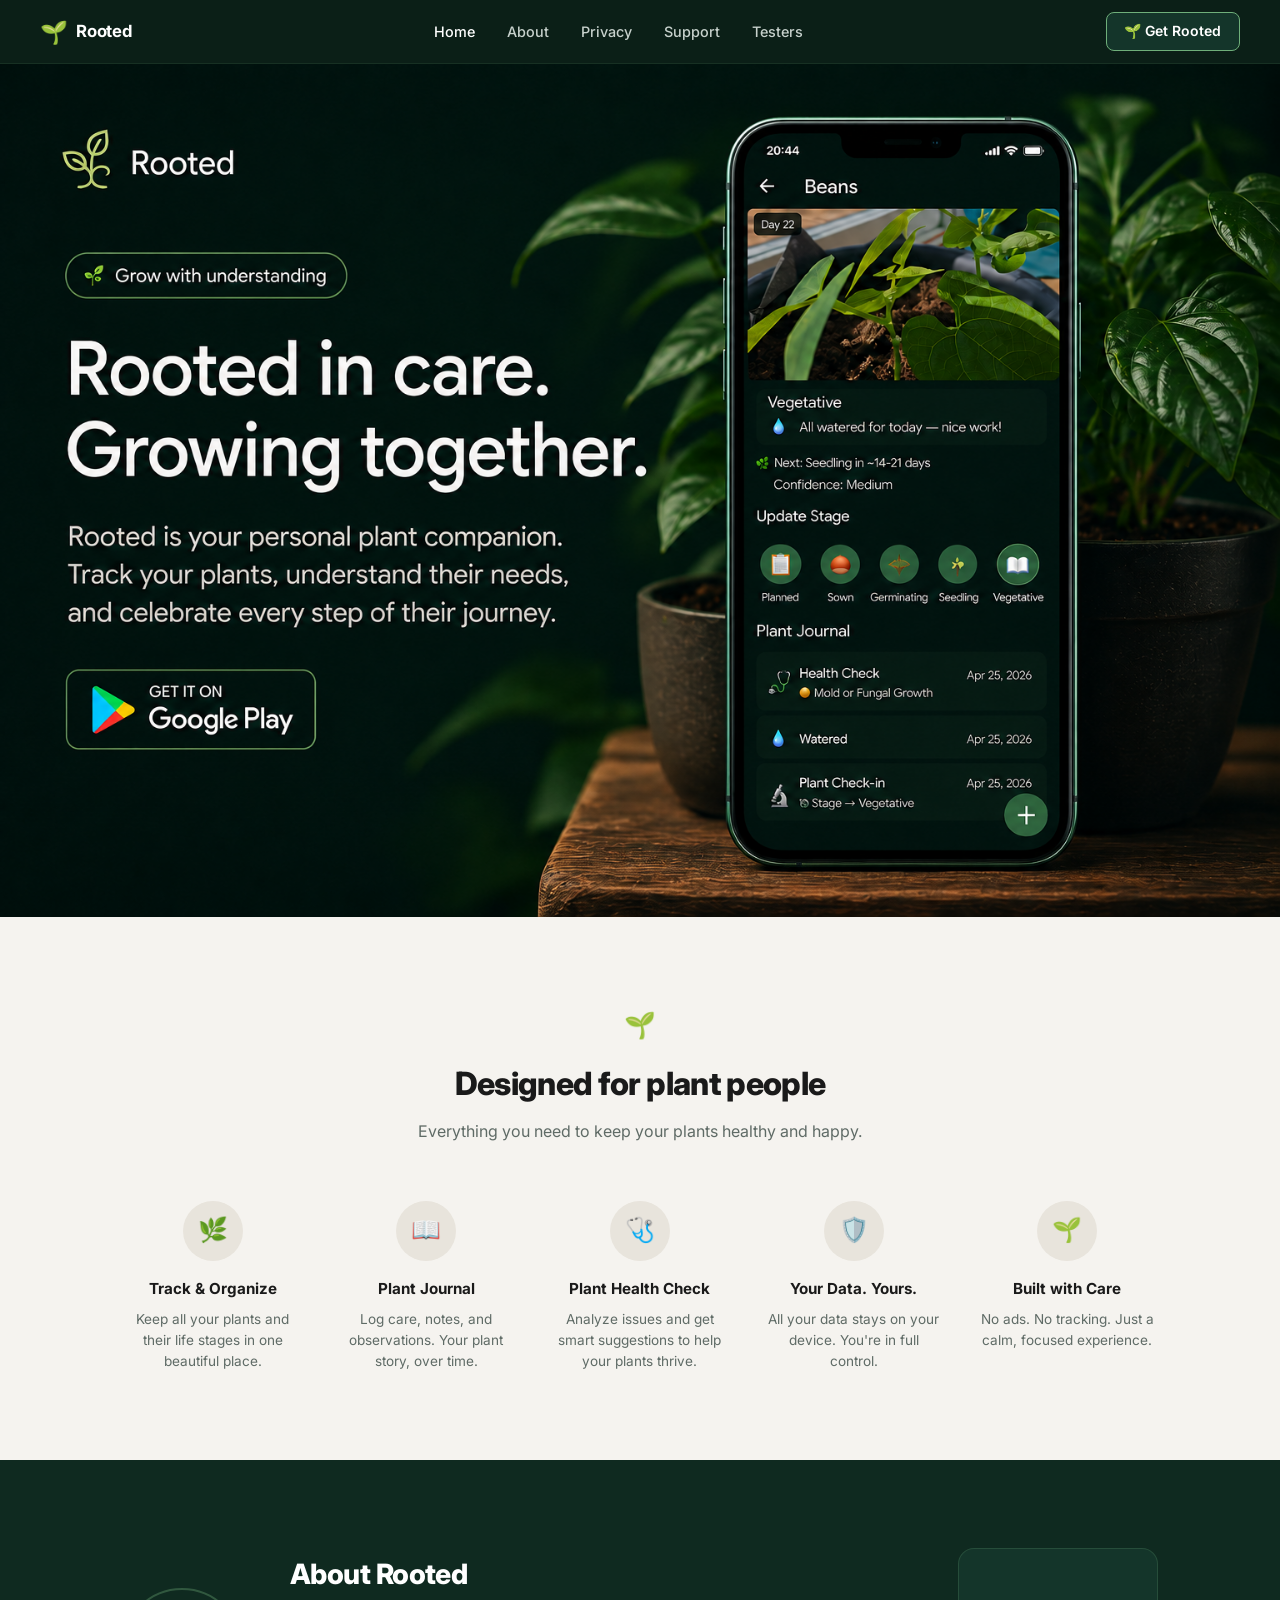
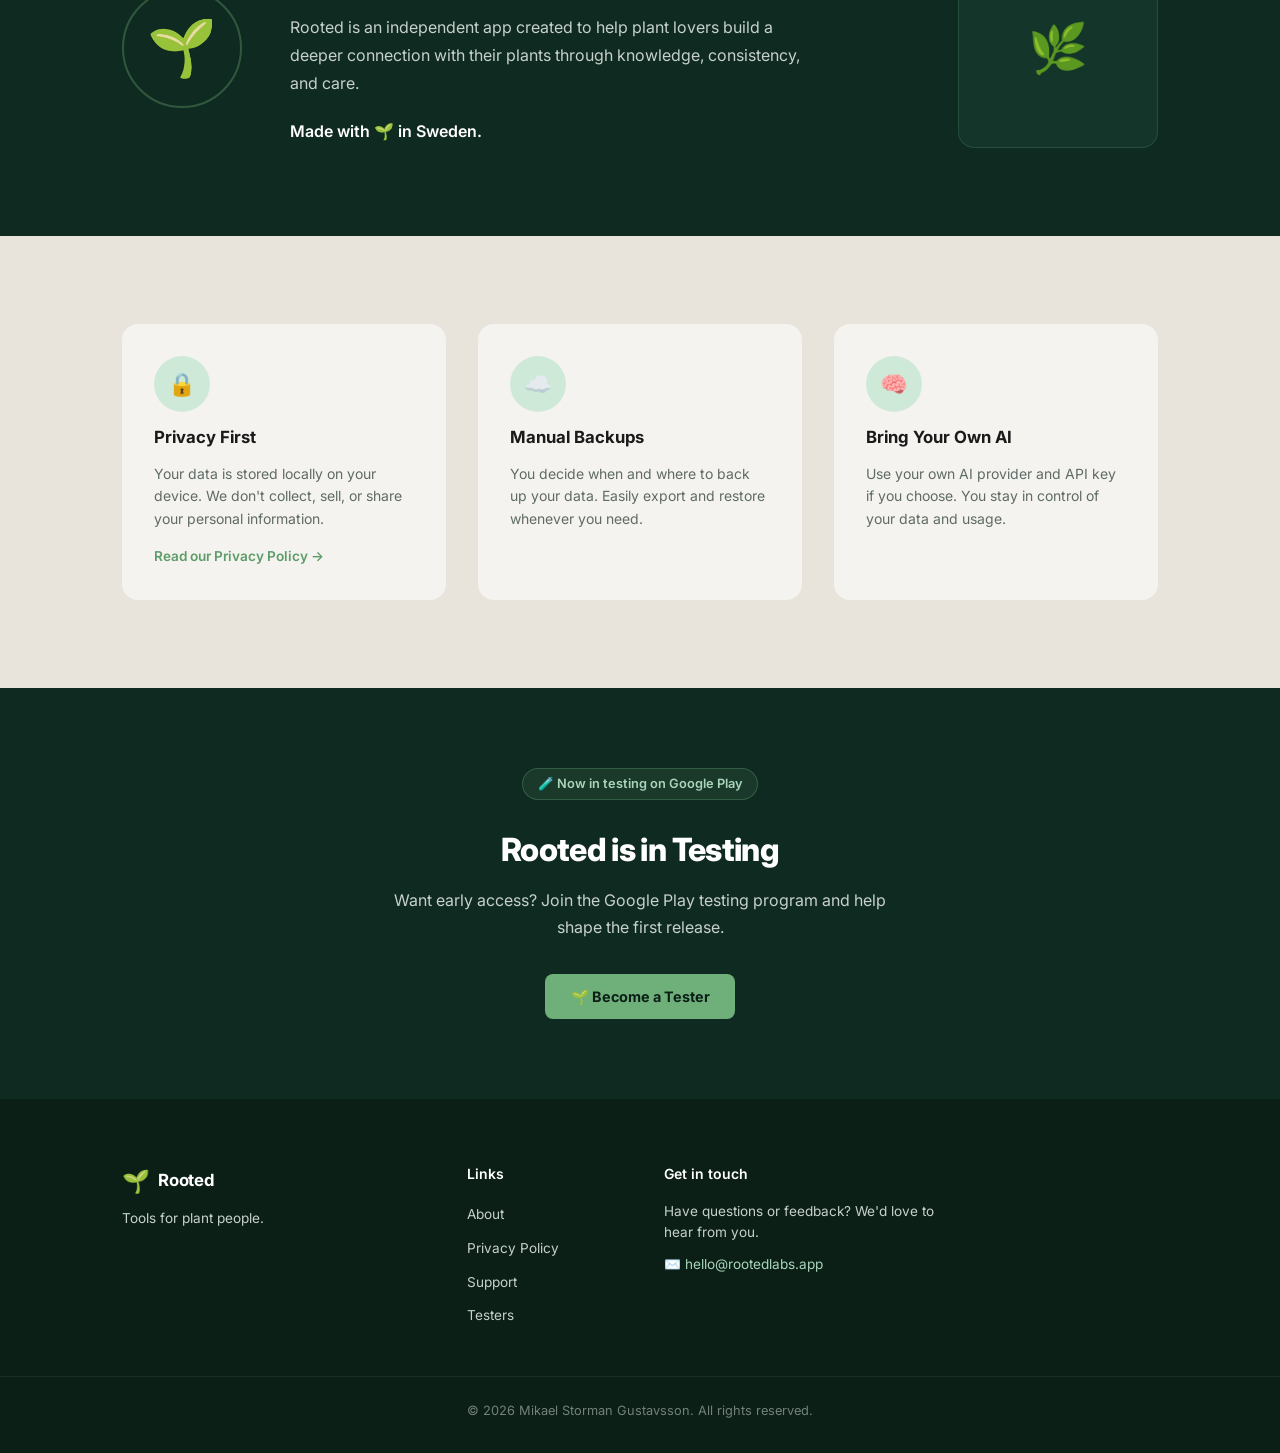
<file: docs/index.html>
<!DOCTYPE html>
<html lang="en">
<head>
  <meta charset="UTF-8">
  <meta name="viewport" content="width=device-width, initial-scale=1.0">
  <meta name="description" content="Rooted is your personal plant companion. Track your plants, understand their needs, and celebrate every step of their journey.">
  <meta property="og:title" content="Rooted — Your personal plant companion">
  <meta property="og:description" content="Track your plants, understand their needs, and celebrate every step of their journey.">
  <meta property="og:image" content="assets/Hero.png">
  <title>Rooted — Your personal plant companion</title>
  <link rel="preconnect" href="https://fonts.googleapis.com">
  <link rel="preconnect" href="https://fonts.gstatic.com" crossorigin>
  <link href="https://fonts.googleapis.com/css2?family=Inter:ital,wght@0,400;0,500;0,600;0,700;0,800&display=swap" rel="stylesheet">
  <link rel="stylesheet" href="assets/style.css">
</head>
<body>

  <!-- NAV -->
  <header class="site-nav">
    <a href="index.html" class="nav-logo">
      <span class="logo-icon">🌱</span>
      Rooted
    </a>
    <nav aria-label="Main navigation">
      <ul class="nav-links">
        <li><a href="index.html" class="active">Home</a></li>
        <li><a href="about.html">About</a></li>
        <li><a href="privacy.html">Privacy</a></li>
        <li><a href="support.html">Support</a></li>
        <li><a href="testers.html">Testers</a></li>
      </ul>
    </nav>
    <a href="testers.html" class="btn-get-rooted">🌱 Get Rooted</a>
  </header>

  <!-- HERO -->
  <section class="hero">
    <img src="assets/Hero.png" alt="Rooted app — Rooted in care. Growing together. Track your plants with AI-powered insights.">
  </section>

  <!-- FEATURES -->
  <section class="features">
    <div class="section-inner">
      <div class="features-eyebrow">🌱</div>
      <h2>Designed for plant people</h2>
      <p class="section-subtitle">Everything you need to keep your plants healthy and happy.</p>
      <div class="features-grid">
        <div class="feature-card">
          <div class="feature-icon">🌿</div>
          <h3>Track &amp; Organize</h3>
          <p>Keep all your plants and their life stages in one beautiful place.</p>
        </div>
        <div class="feature-card">
          <div class="feature-icon">📖</div>
          <h3>Plant Journal</h3>
          <p>Log care, notes, and observations. Your plant story, over time.</p>
        </div>
        <div class="feature-card">
          <div class="feature-icon">🩺</div>
          <h3>Plant Health Check</h3>
          <p>Analyze issues and get smart suggestions to help your plants thrive.</p>
        </div>
        <div class="feature-card">
          <div class="feature-icon">🛡️</div>
          <h3>Your Data. Yours.</h3>
          <p>All your data stays on your device. You're in full control.</p>
        </div>
        <div class="feature-card">
          <div class="feature-icon">🌱</div>
          <h3>Built with Care</h3>
          <p>No ads. No tracking. Just a calm, focused experience.</p>
        </div>
      </div>
    </div>
  </section>

  <!-- ABOUT -->
  <section class="about">
    <div class="section-inner">
      <div class="about-inner">
        <div class="about-logo-circle">🌱</div>
        <div class="about-text">
          <h2>About Rooted</h2>
          <p>Rooted is an independent app created to help plant lovers build a deeper connection with their plants through knowledge, consistency, and care.</p>
          <p class="made-with">Made with 🌱 in Sweden.</p>
        </div>
        <div class="about-image">🌿</div>
      </div>
    </div>
  </section>

  <!-- PRIVACY PILLARS -->
  <section class="pillars">
    <div class="section-inner">
      <div class="pillars-grid">
        <div class="pillar-card">
          <div class="pillar-icon">🔒</div>
          <h3>Privacy First</h3>
          <p>Your data is stored locally on your device. We don't collect, sell, or share your personal information.</p>
          <a href="privacy.html" class="pillar-link">Read our Privacy Policy →</a>
        </div>
        <div class="pillar-card">
          <div class="pillar-icon">☁️</div>
          <h3>Manual Backups</h3>
          <p>You decide when and where to back up your data. Easily export and restore whenever you need.</p>
        </div>
        <div class="pillar-card">
          <div class="pillar-icon">🧠</div>
          <h3>Bring Your Own AI</h3>
          <p>Use your own AI provider and API key if you choose. You stay in control of your data and usage.</p>
        </div>
      </div>
    </div>
  </section>

  <!-- TESTING CALLOUT -->
  <section class="testing-callout">
    <div class="section-inner">
      <div class="callout-badge">🧪 Now in testing on Google Play</div>
      <h2>Rooted is in Testing</h2>
      <p>Want early access? Join the Google Play testing program and help shape the first release.</p>
      <a href="testers.html" class="btn-primary">🌱 Become a Tester</a>
    </div>
  </section>

  <!-- FOOTER -->
  <footer class="site-footer">
    <div class="section-inner">
      <div class="footer-grid">
        <div class="footer-brand">
          <a href="index.html" class="nav-logo">
            <span class="logo-icon">🌱</span>
            Rooted
          </a>
          <p>Tools for plant people.</p>
        </div>
        <div class="footer-col">
          <h4>Links</h4>
          <ul>
            <li><a href="about.html">About</a></li>
            <li><a href="privacy.html">Privacy Policy</a></li>
            <li><a href="support.html">Support</a></li>
            <li><a href="testers.html">Testers</a></li>
          </ul>
        </div>
        <div class="footer-col">
          <h4>Get in touch</h4>
          <p class="contact-note">Have questions or feedback? We'd love to hear from you.</p>
          <a href="mailto:hello@rootedlabs.app" class="email-link">✉️ hello@rootedlabs.app</a>
        </div></div>
      </div>
      <hr class="footer-divider">
      <p class="footer-bottom">© 2026 Mikael Storman Gustavsson. All rights reserved.</p>
    </div>
  </footer>

</body>
</html>
</file>
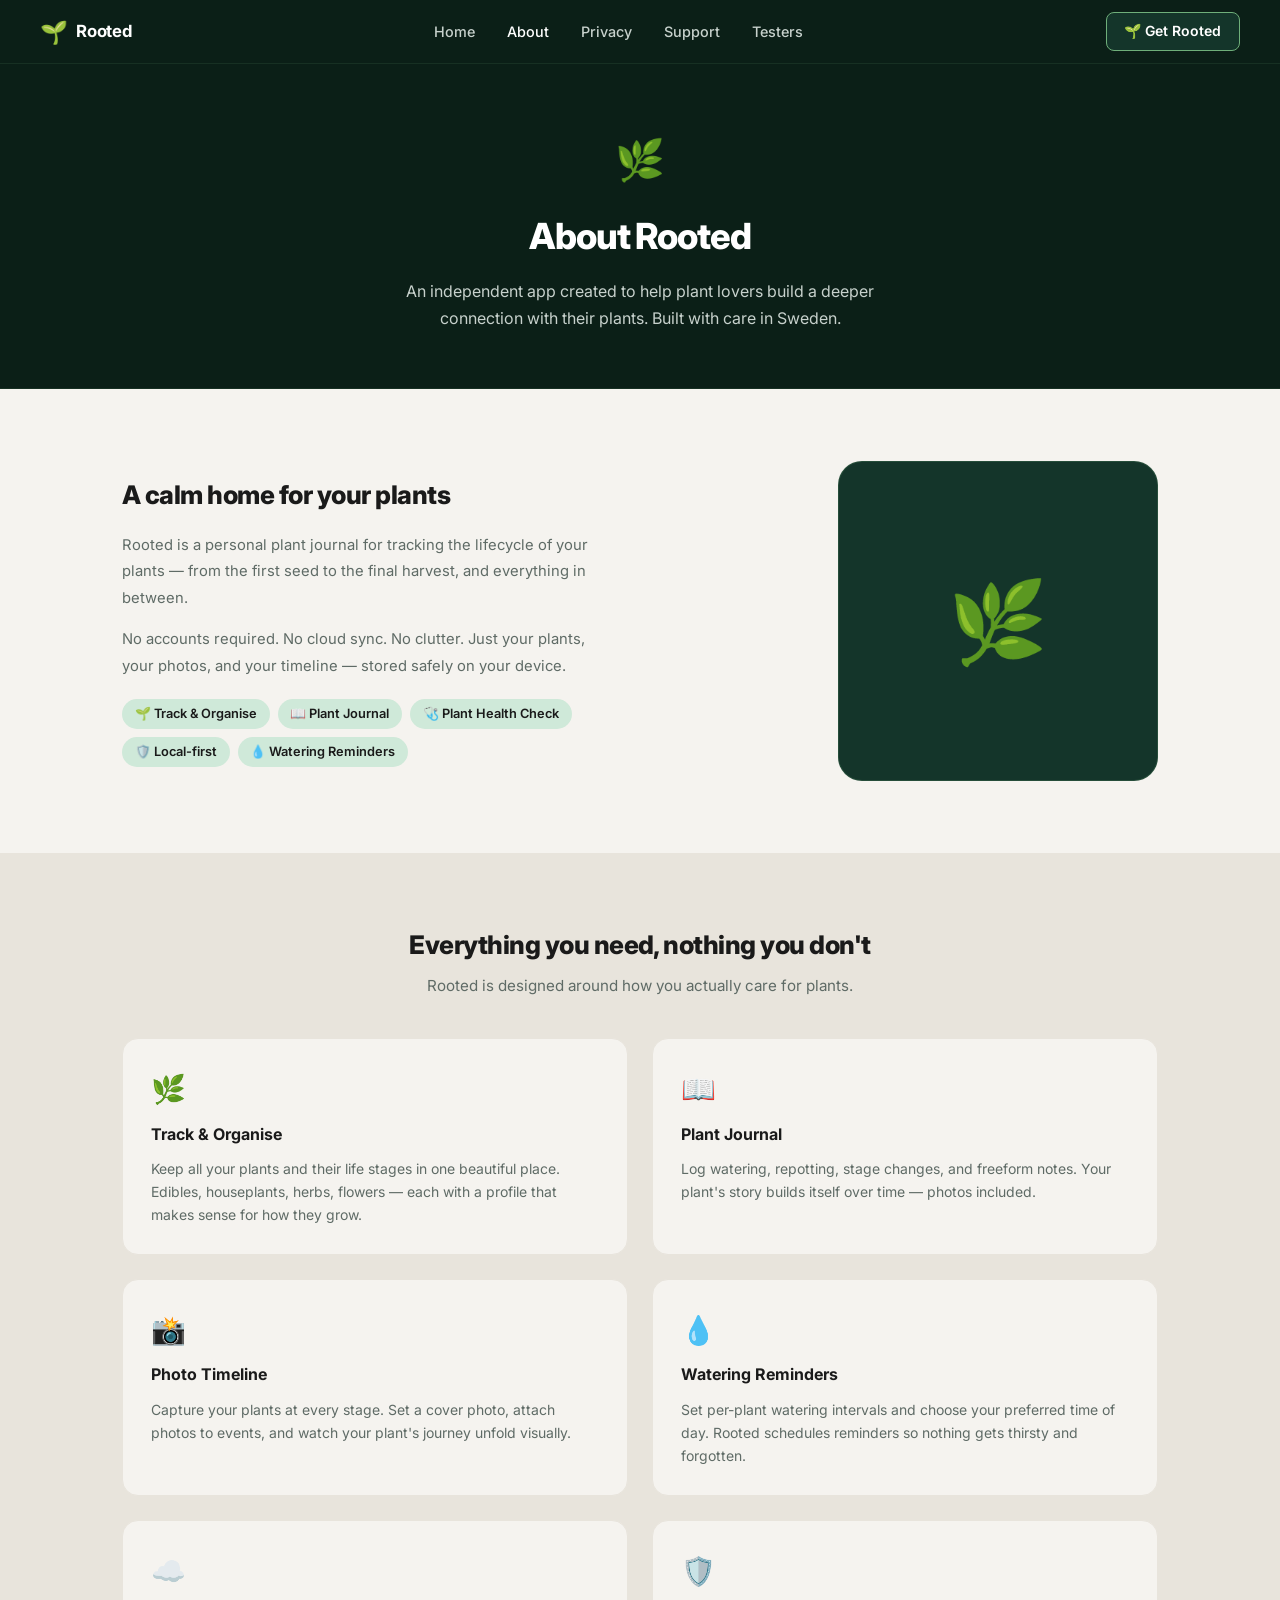
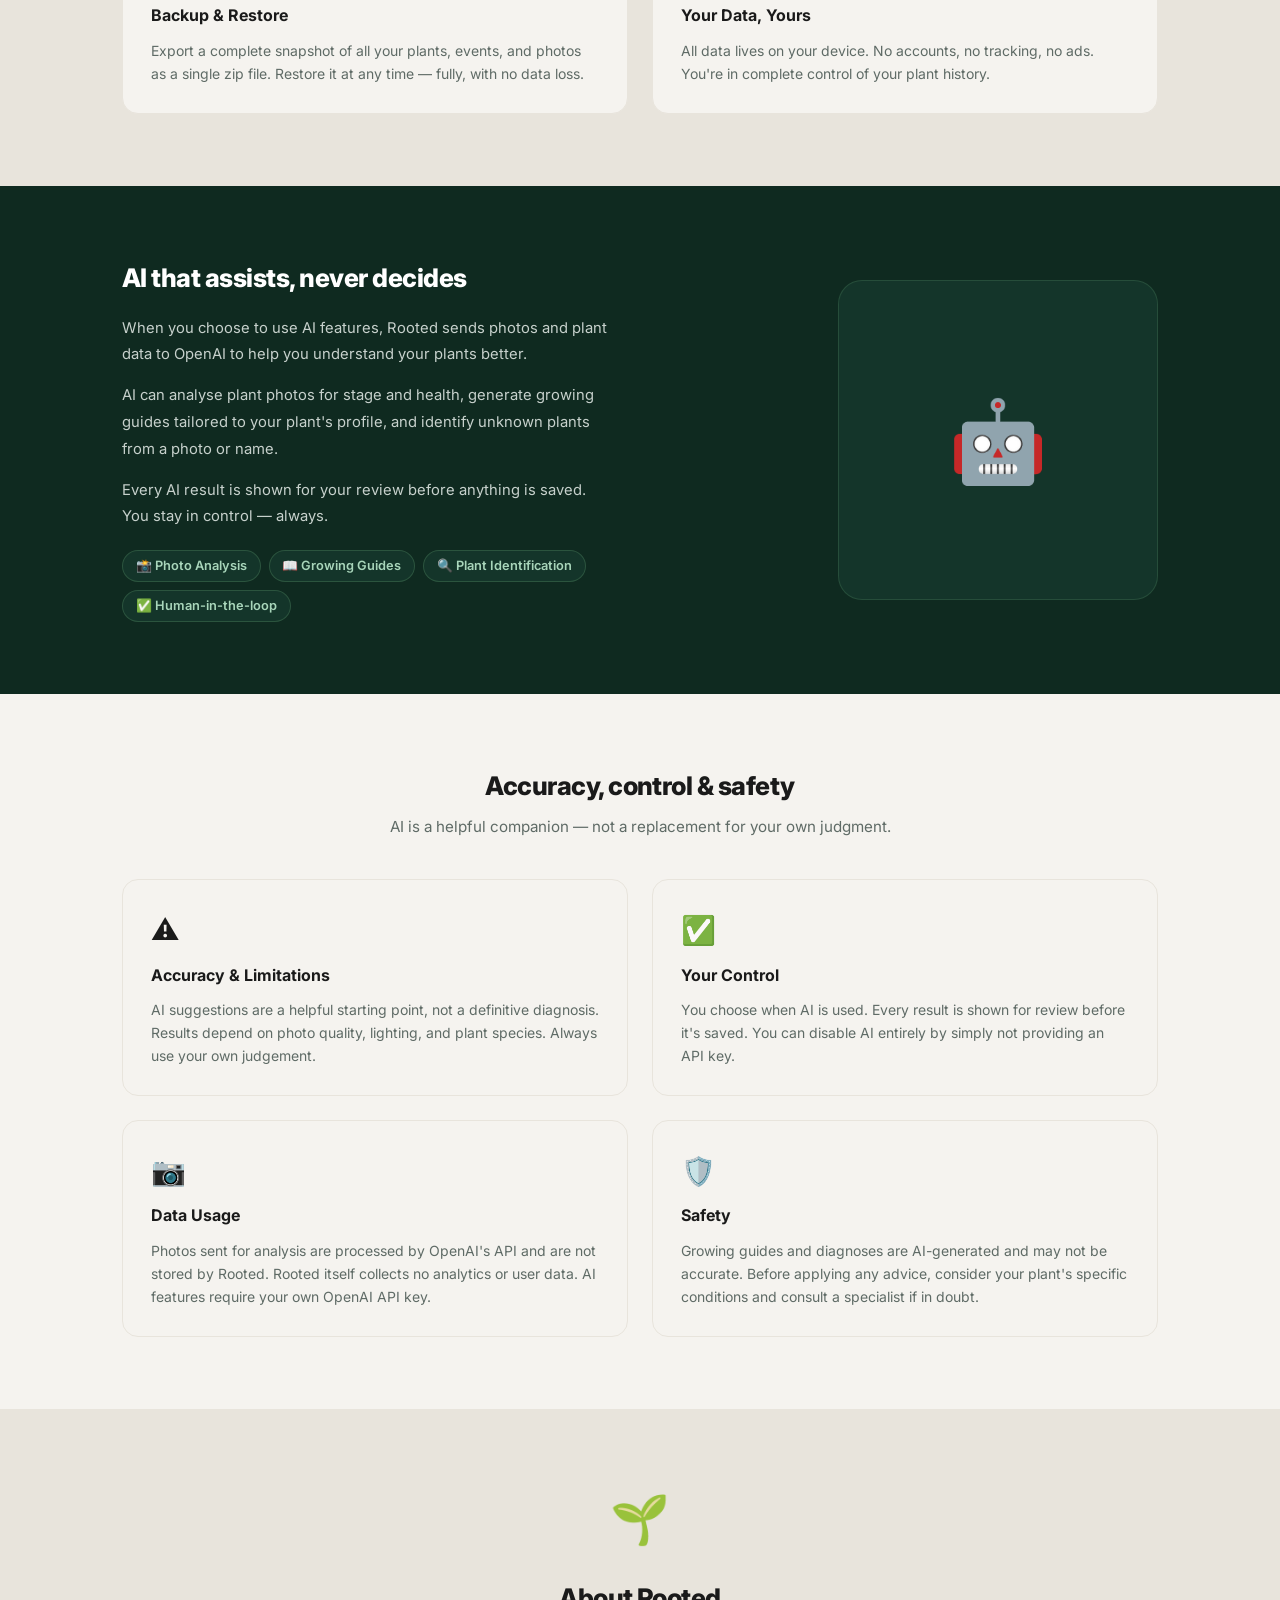
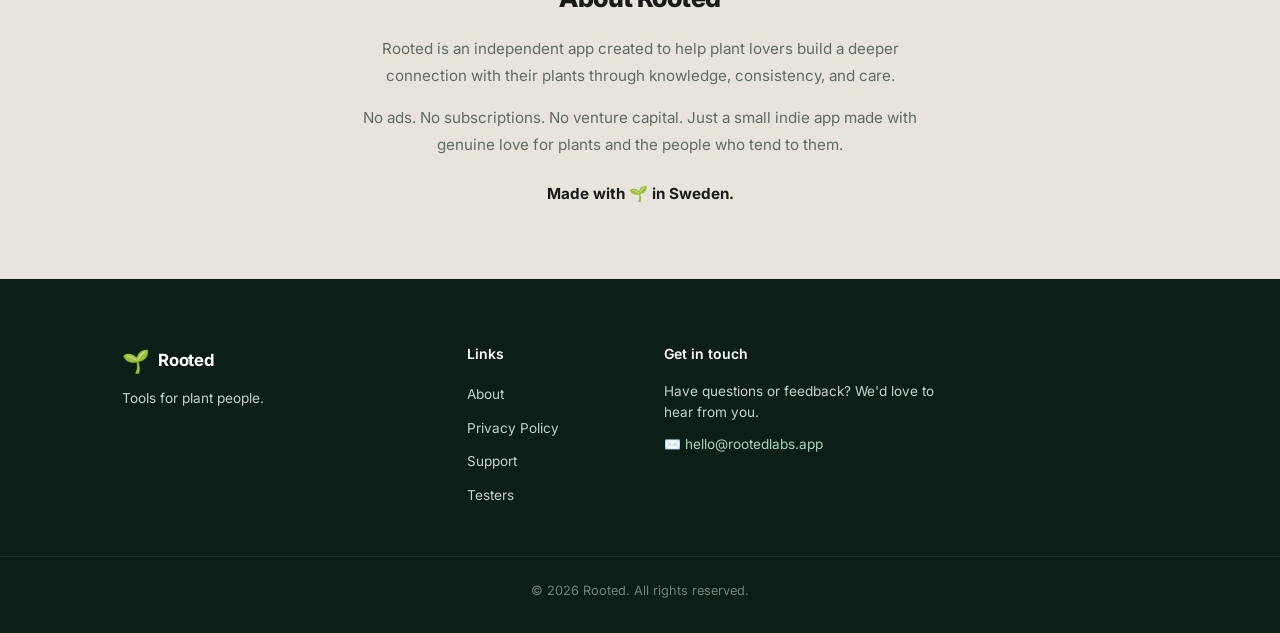
<file: docs/about.html>
<!DOCTYPE html>
<html lang="en">
<head>
  <meta charset="UTF-8">
  <meta name="viewport" content="width=device-width, initial-scale=1.0">
  <title>About — Rooted</title>
  <link rel="preconnect" href="https://fonts.googleapis.com">
  <link rel="preconnect" href="https://fonts.gstatic.com" crossorigin>
  <link href="https://fonts.googleapis.com/css2?family=Inter:wght@400;500;600;700;800&display=swap" rel="stylesheet">
  <link rel="stylesheet" href="assets/style.css">
</head>
<body>

  <header class="site-nav">
    <a href="index.html" class="nav-logo">
      <span class="logo-icon">🌱</span>
      Rooted
    </a>
    <nav aria-label="Main navigation">
      <ul class="nav-links">
        <li><a href="index.html">Home</a></li>
        <li><a href="about.html" class="active">About</a></li>
        <li><a href="privacy.html">Privacy</a></li>
        <li><a href="support.html">Support</a></li>
        <li><a href="testers.html">Testers</a></li>
      </ul>
    </nav>
    <a href="testers.html" class="btn-get-rooted">🌱 Get Rooted</a>
  </header>

  <main>

    <!-- Page Hero -->
    <section class="page-hero">
      <div class="page-hero-icon">🌿</div>
      <h1>About Rooted</h1>
      <p>An independent app created to help plant lovers build a deeper connection with their plants. Built with care in Sweden.</p>
    </section>

    <!-- About the App -->
    <section class="content-section">
      <div class="section-inner">
        <div class="about-split">
          <div>
            <h2>A calm home for your plants</h2>
            <p>Rooted is a personal plant journal for tracking the lifecycle of your plants — from the first seed to the final harvest, and everything in between.</p>
            <p>No accounts required. No cloud sync. No clutter. Just your plants, your photos, and your timeline — stored safely on your device.</p>
            <div class="tag-row">
              <span class="tag">🌱 Track &amp; Organise</span>
              <span class="tag">📖 Plant Journal</span>
              <span class="tag">🩺 Plant Health Check</span>
              <span class="tag">🛡️ Local-first</span>
              <span class="tag">💧 Watering Reminders</span>
            </div>
          </div>
          <div class="split-graphic">🌿</div>
        </div>
      </div>
    </section>

    <!-- Features -->
    <section class="content-section tinted">
      <div class="section-inner">
        <div style="text-align:center; margin-bottom: 2.5rem;">
          <h2 style="font-size:1.6rem; font-weight:800; letter-spacing:-0.02em; color:var(--text-dark);">Everything you need, nothing you don't</h2>
          <p style="color:var(--text-dark-secondary); font-size:0.95rem; margin-top:0.5rem;">Rooted is designed around how you actually care for plants.</p>
        </div>
        <div class="content-cards">
          <div class="content-card">
            <div class="card-icon">🌿</div>
            <h3>Track &amp; Organise</h3>
            <p>Keep all your plants and their life stages in one beautiful place. Edibles, houseplants, herbs, flowers — each with a profile that makes sense for how they grow.</p>
          </div>
          <div class="content-card">
            <div class="card-icon">📖</div>
            <h3>Plant Journal</h3>
            <p>Log watering, repotting, stage changes, and freeform notes. Your plant's story builds itself over time — photos included.</p>
          </div>
          <div class="content-card">
            <div class="card-icon">📸</div>
            <h3>Photo Timeline</h3>
            <p>Capture your plants at every stage. Set a cover photo, attach photos to events, and watch your plant's journey unfold visually.</p>
          </div>
          <div class="content-card">
            <div class="card-icon">💧</div>
            <h3>Watering Reminders</h3>
            <p>Set per-plant watering intervals and choose your preferred time of day. Rooted schedules reminders so nothing gets thirsty and forgotten.</p>
          </div>
          <div class="content-card">
            <div class="card-icon">☁️</div>
            <h3>Backup &amp; Restore</h3>
            <p>Export a complete snapshot of all your plants, events, and photos as a single zip file. Restore it at any time — fully, with no data loss.</p>
          </div>
          <div class="content-card">
            <div class="card-icon">🛡️</div>
            <h3>Your Data, Yours</h3>
            <p>All data lives on your device. No accounts, no tracking, no ads. You're in complete control of your plant history.</p>
          </div>
        </div>
      </div>
    </section>

    <!-- AI in Rooted -->
    <section class="content-section dark">
      <div class="section-inner">
        <div class="about-split">
          <div>
            <h2>AI that assists, never decides</h2>
            <p>When you choose to use AI features, Rooted sends photos and plant data to OpenAI to help you understand your plants better.</p>
            <p>AI can analyse plant photos for stage and health, generate growing guides tailored to your plant's profile, and identify unknown plants from a photo or name.</p>
            <p>Every AI result is shown for your review before anything is saved. You stay in control — always.</p>
            <div class="tag-row">
              <span class="tag">📸 Photo Analysis</span>
              <span class="tag">📖 Growing Guides</span>
              <span class="tag">🔍 Plant Identification</span>
              <span class="tag">✅ Human-in-the-loop</span>
            </div>
          </div>
          <div class="split-graphic">🤖</div>
        </div>
      </div>
    </section>

    <!-- AI details cards -->
    <section class="content-section">
      <div class="section-inner">
        <div style="text-align:center; margin-bottom:2.5rem;">
          <h2 style="font-size:1.6rem; font-weight:800; letter-spacing:-0.02em; color:var(--text-dark);">Accuracy, control &amp; safety</h2>
          <p style="color:var(--text-dark-secondary); font-size:0.95rem; margin-top:0.5rem;">AI is a helpful companion — not a replacement for your own judgment.</p>
        </div>
        <div class="content-cards">
          <div class="content-card">
            <div class="card-icon">⚠️</div>
            <h3>Accuracy &amp; Limitations</h3>
            <p>AI suggestions are a helpful starting point, not a definitive diagnosis. Results depend on photo quality, lighting, and plant species. Always use your own judgement.</p>
          </div>
          <div class="content-card">
            <div class="card-icon">✅</div>
            <h3>Your Control</h3>
            <p>You choose when AI is used. Every result is shown for review before it's saved. You can disable AI entirely by simply not providing an API key.</p>
          </div>
          <div class="content-card">
            <div class="card-icon">📷</div>
            <h3>Data Usage</h3>
            <p>Photos sent for analysis are processed by OpenAI's API and are not stored by Rooted. Rooted itself collects no analytics or user data. AI features require your own OpenAI API key.</p>
          </div>
          <div class="content-card">
            <div class="card-icon">🛡️</div>
            <h3>Safety</h3>
            <p>Growing guides and diagnoses are AI-generated and may not be accurate. Before applying any advice, consider your plant's specific conditions and consult a specialist if in doubt.</p>
          </div>
        </div>
      </div>
    </section>

    <!-- About Rooted -->
    <section class="content-section tinted">
      <div class="section-inner">
        <div style="text-align:center; max-width:600px; margin:0 auto;">
          <div style="font-size:3rem; margin-bottom:1.25rem;">🌱</div>
          <h2 style="font-size:1.6rem; font-weight:800; letter-spacing:-0.02em; color:var(--text-dark); margin-bottom:1rem;">About Rooted</h2>
          <p style="color:var(--text-dark-secondary); font-size:0.95rem; line-height:1.8; margin-bottom:0.9rem;">Rooted is an independent app created to help plant lovers build a deeper connection with their plants through knowledge, consistency, and care.</p>
          <p style="color:var(--text-dark-secondary); font-size:0.95rem; line-height:1.8; margin-bottom:1.5rem;">No ads. No subscriptions. No venture capital. Just a small indie app made with genuine love for plants and the people who tend to them.</p>
          <p style="font-weight:700; color:var(--text-dark); font-size:0.95rem;">Made with 🌱 in Sweden.</p>
        </div>
      </div>
    </section>

  </main>

  <footer class="site-footer">
    <div class="section-inner">
      <div class="footer-grid">
        <div class="footer-brand">
          <a href="index.html" class="nav-logo">
            <span class="logo-icon">🌱</span>
            Rooted
          </a>
          <p>Tools for plant people.</p>
        </div>
        <div class="footer-col">
          <h4>Links</h4>
          <ul>
            <li><a href="about.html">About</a></li>
            <li><a href="privacy.html">Privacy Policy</a></li>
            <li><a href="support.html">Support</a></li>
            <li><a href="testers.html">Testers</a></li>
          </ul>
        </div>
        <div class="footer-col">
          <h4>Get in touch</h4>
          <p class="contact-note">Have questions or feedback? We'd love to hear from you.</p>
          <a href="mailto:hello@rootedlabs.app" class="email-link">✉️ hello@rootedlabs.app</a>
        </div></div>
      </div>
      <hr class="footer-divider">
      <p class="footer-bottom">© 2026 Rooted. All rights reserved.</p>
    </div>
  </footer>

</body>
</html>
</file>
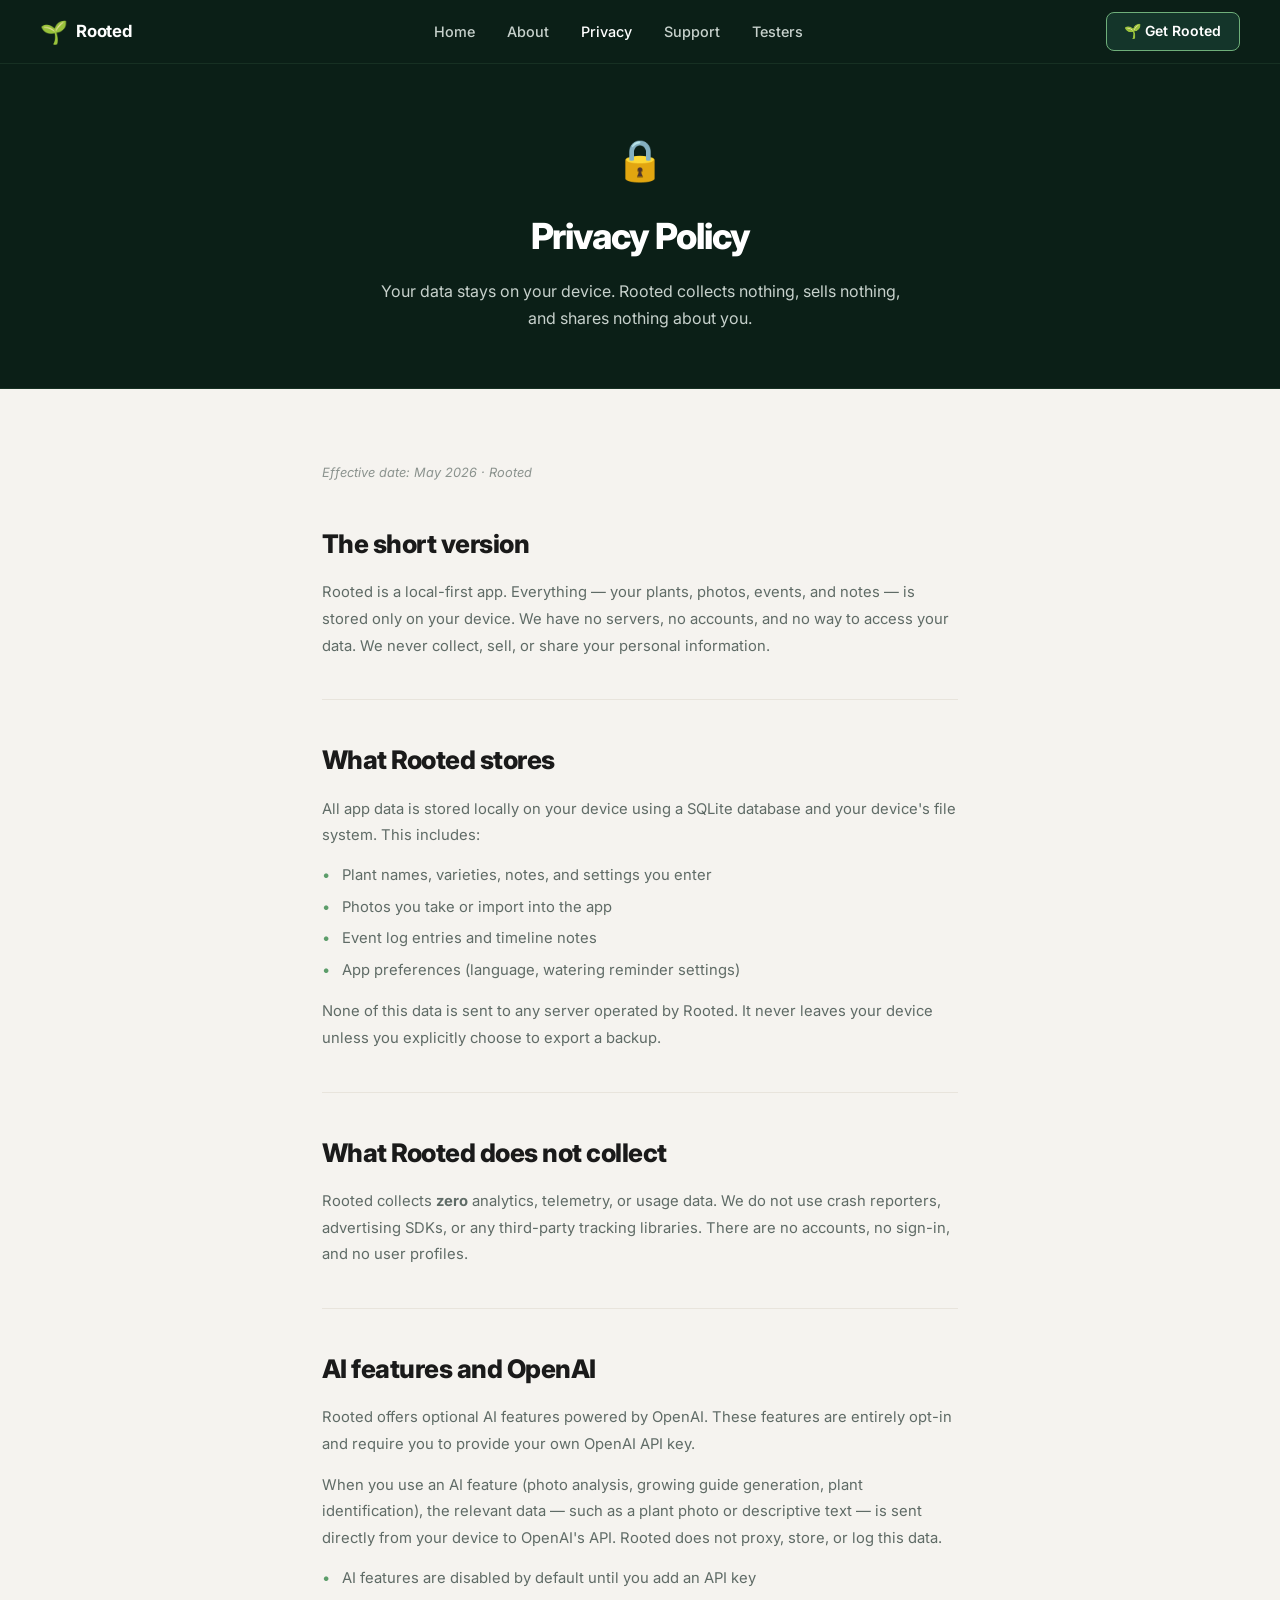
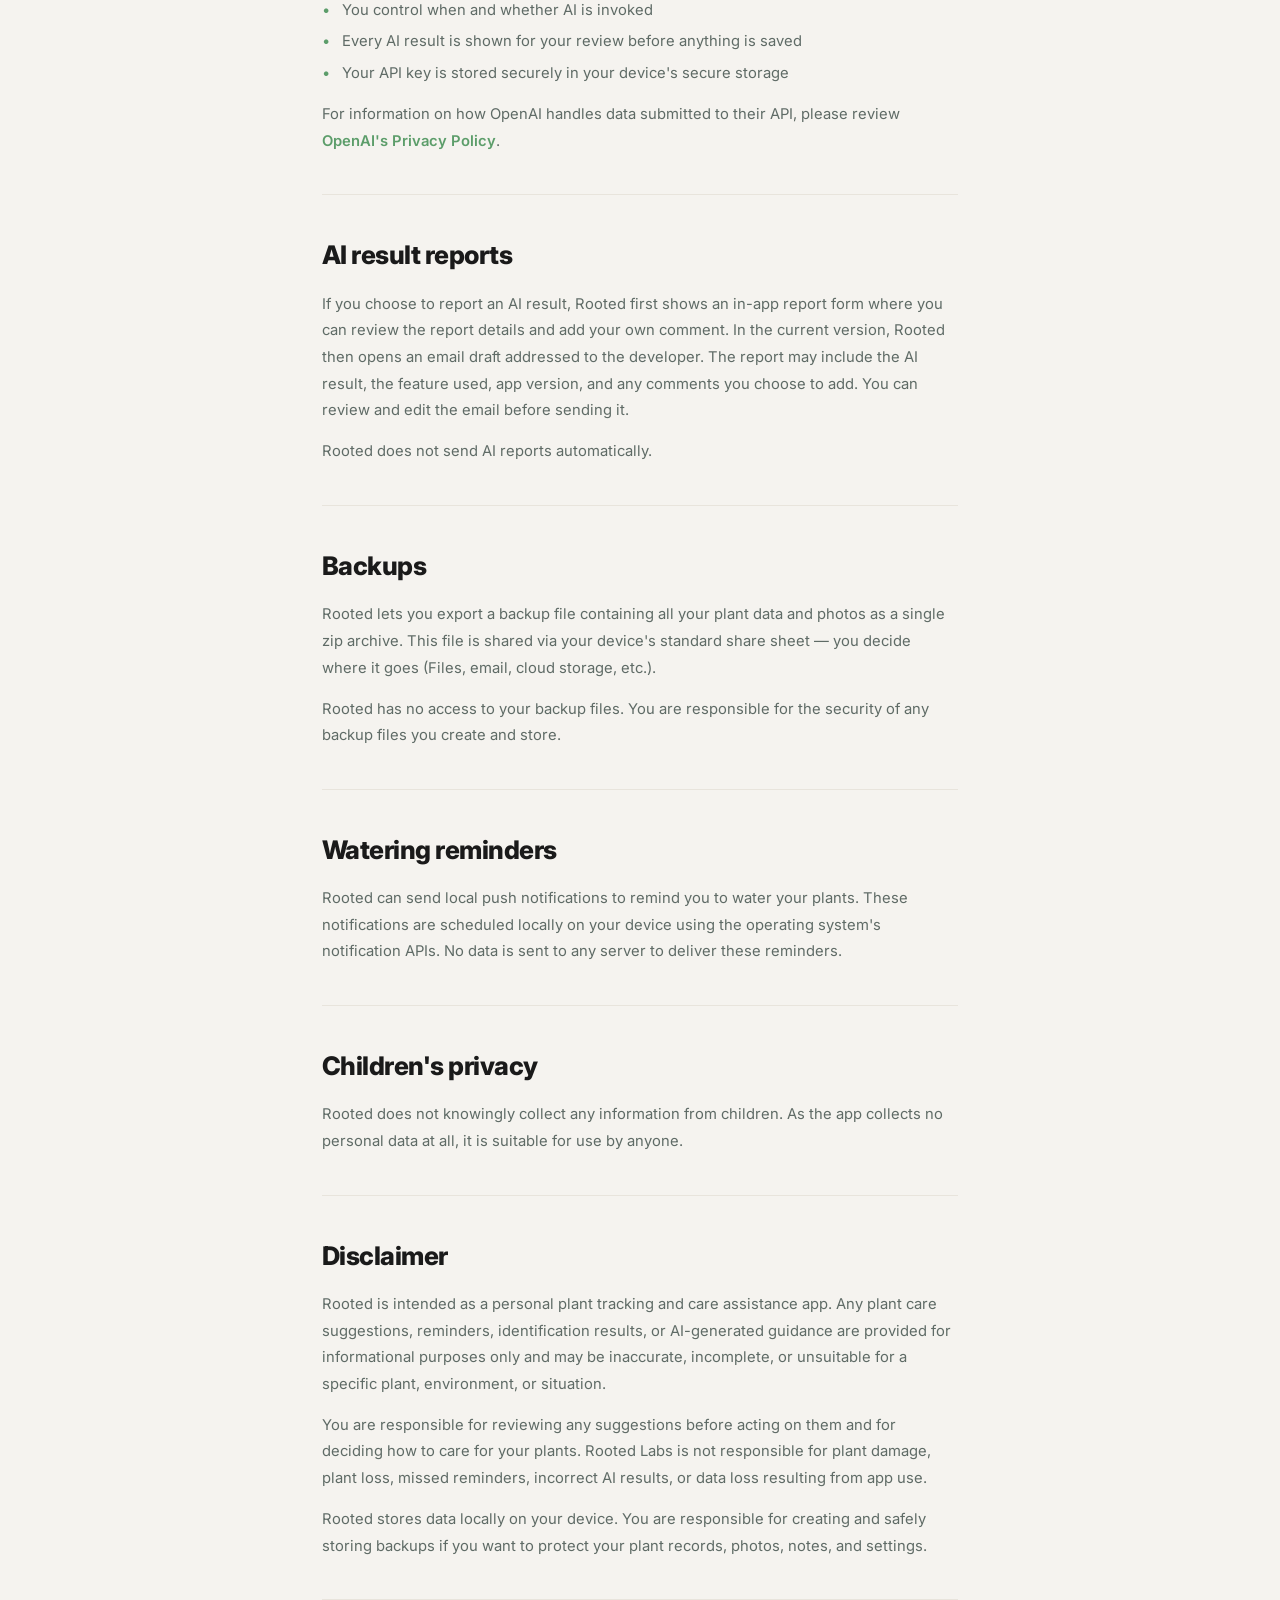
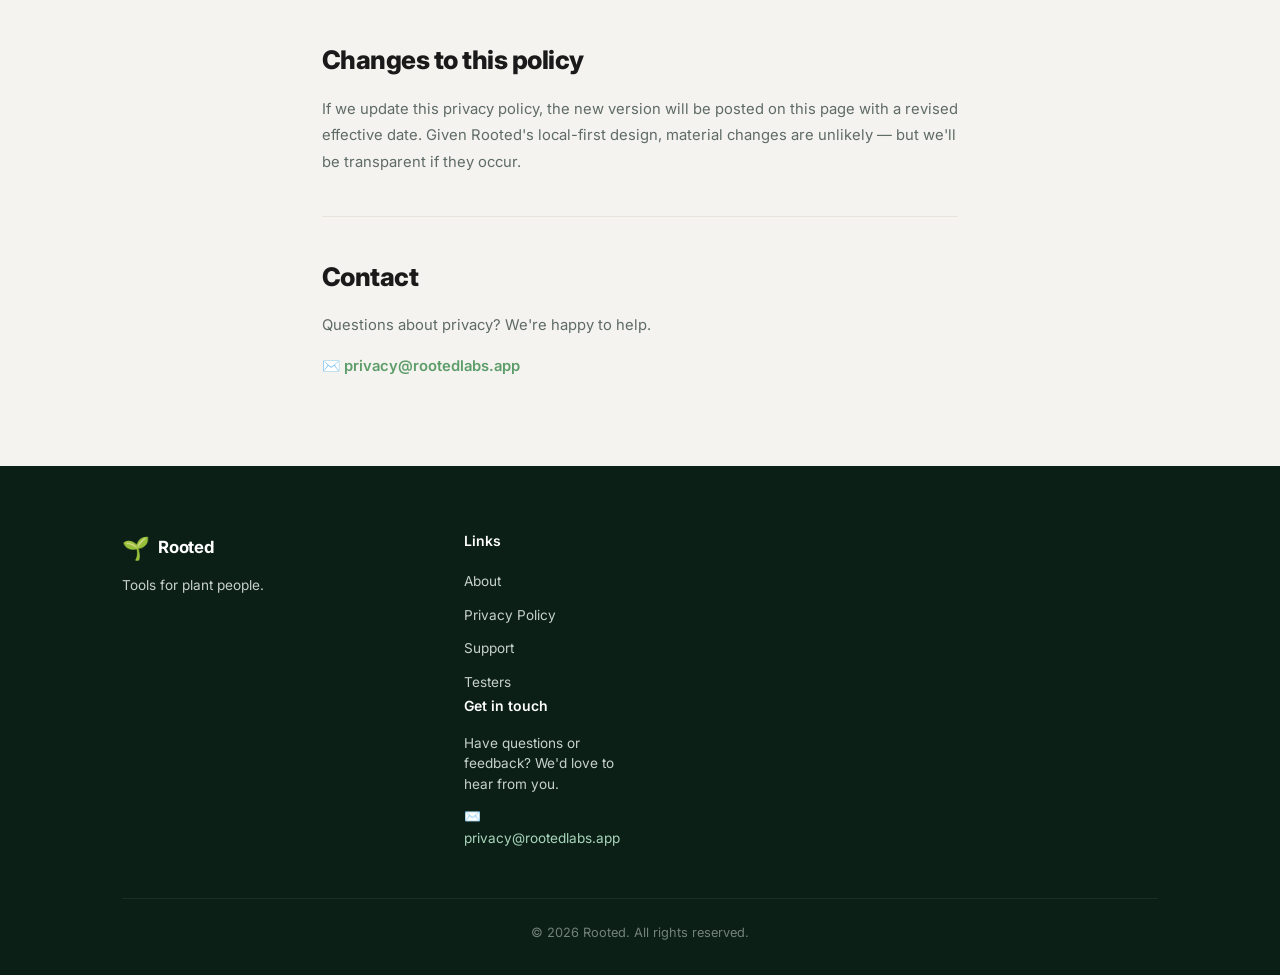
<file: docs/privacy.html>
<!DOCTYPE html>
<html lang="en">
<head>
  <meta charset="UTF-8">
  <meta name="viewport" content="width=device-width, initial-scale=1.0">
  <title>Privacy Policy — Rooted</title>
  <link rel="preconnect" href="https://fonts.googleapis.com">
  <link rel="preconnect" href="https://fonts.gstatic.com" crossorigin>
  <link href="https://fonts.googleapis.com/css2?family=Inter:wght@400;500;600;700;800&display=swap" rel="stylesheet">
  <link rel="stylesheet" href="assets/style.css">
</head>
<body>

  <header class="site-nav">
    <a href="index.html" class="nav-logo">
      <span class="logo-icon">🌱</span>
      Rooted
    </a>
    <nav aria-label="Main navigation">
      <ul class="nav-links">
        <li><a href="index.html">Home</a></li>
        <li><a href="about.html">About</a></li>
        <li><a href="privacy.html" class="active">Privacy</a></li>
        <li><a href="support.html">Support</a></li>
        <li><a href="testers.html">Testers</a></li>
      </ul>
    </nav>
    <a href="testers.html" class="btn-get-rooted">🌱 Get Rooted</a>
  </header>

  <main>

    <!-- Page Hero -->
    <section class="page-hero">
      <div class="page-hero-icon">🔒</div>
      <h1>Privacy Policy</h1>
      <p>Your data stays on your device. Rooted collects nothing, sells nothing, and shares nothing about you.</p>
    </section>

    <!-- Policy content -->
    <section class="content-section">
      <div class="prose">
        <p class="policy-meta">Effective date: May 2026 · Rooted</p>

        <h2>The short version</h2>
        <p>Rooted is a local-first app. Everything — your plants, photos, events, and notes — is stored only on your device. We have no servers, no accounts, and no way to access your data. We never collect, sell, or share your personal information.</p>

        <hr>

        <h2>What Rooted stores</h2>
        <p>All app data is stored locally on your device using a SQLite database and your device's file system. This includes:</p>
        <ul>
          <li>Plant names, varieties, notes, and settings you enter</li>
          <li>Photos you take or import into the app</li>
          <li>Event log entries and timeline notes</li>
          <li>App preferences (language, watering reminder settings)</li>
        </ul>
        <p>None of this data is sent to any server operated by Rooted. It never leaves your device unless you explicitly choose to export a backup.</p>

        <hr>

        <h2>What Rooted does not collect</h2>
        <p>Rooted collects <strong>zero</strong> analytics, telemetry, or usage data. We do not use crash reporters, advertising SDKs, or any third-party tracking libraries. There are no accounts, no sign-in, and no user profiles.</p>

        <hr>

        <h2>AI features and OpenAI</h2>
        <p>Rooted offers optional AI features powered by OpenAI. These features are entirely opt-in and require you to provide your own OpenAI API key.</p>
        <p>When you use an AI feature (photo analysis, growing guide generation, plant identification), the relevant data — such as a plant photo or descriptive text — is sent directly from your device to OpenAI's API. Rooted does not proxy, store, or log this data.</p>
        <ul>
          <li>AI features are disabled by default until you add an API key</li>
          <li>You control when and whether AI is invoked</li>
          <li>Every AI result is shown for your review before anything is saved</li>
          <li>Your API key is stored securely in your device's secure storage</li>
        </ul>
        <p>For information on how OpenAI handles data submitted to their API, please review <a href="https://openai.com/policies/privacy-policy" style="color:var(--primary-green-muted); font-weight:600;">OpenAI's Privacy Policy</a>.</p>

        <hr>

        <h2>AI result reports</h2>
        <p>If you choose to report an AI result, Rooted first shows an in-app report form where you can review the report details and add your own comment. In the current version, Rooted then opens an email draft addressed to the developer. The report may include the AI result, the feature used, app version, and any comments you choose to add. You can review and edit the email before sending it.</p>
        <p>Rooted does not send AI reports automatically.</p>

        <hr>

        <h2>Backups</h2>
        <p>Rooted lets you export a backup file containing all your plant data and photos as a single zip archive. This file is shared via your device's standard share sheet — you decide where it goes (Files, email, cloud storage, etc.).</p>
        <p>Rooted has no access to your backup files. You are responsible for the security of any backup files you create and store.</p>

        <hr>

        <h2>Watering reminders</h2>
        <p>Rooted can send local push notifications to remind you to water your plants. These notifications are scheduled locally on your device using the operating system's notification APIs. No data is sent to any server to deliver these reminders.</p>

        <hr>

        <h2>Children's privacy</h2>
        <p>Rooted does not knowingly collect any information from children. As the app collects no personal data at all, it is suitable for use by anyone.</p>

        <hr>

        <h2>Disclaimer</h2>
        <p>Rooted is intended as a personal plant tracking and care assistance app. Any plant care suggestions, reminders, identification results, or AI-generated guidance are provided for informational purposes only and may be inaccurate, incomplete, or unsuitable for a specific plant, environment, or situation.</p>
        <p>You are responsible for reviewing any suggestions before acting on them and for deciding how to care for your plants. Rooted Labs is not responsible for plant damage, plant loss, missed reminders, incorrect AI results, or data loss resulting from app use.</p>
        <p>Rooted stores data locally on your device. You are responsible for creating and safely storing backups if you want to protect your plant records, photos, notes, and settings.</p>

        <hr>

        <h2>Changes to this policy</h2>
        <p>If we update this privacy policy, the new version will be posted on this page with a revised effective date. Given Rooted's local-first design, material changes are unlikely — but we'll be transparent if they occur.</p>

        <hr>

        <h2>Contact</h2>
        <p>Questions about privacy? We're happy to help.</p>
        <p><a href="mailto:privacy@rootedlabs.app" style="color:var(--primary-green-muted); font-weight:600;">✉️ privacy@rootedlabs.app</a></p>
      </div>
    </section>

  </main>

  <footer class="site-footer">
    <div class="section-inner">
      <div class="footer-grid">
        <div class="footer-brand">
          <a href="index.html" class="nav-logo">
            <span class="logo-icon">🌱</span>
            Rooted
          </a>
          <p>Tools for plant people.</p>
        </div>
        <div class="footer-col">
          <h4>Links</h4>
          <ul>
            <li><a href="about.html">About</a></li>
            <li><a href="privacy.html">Privacy Policy</a></li>
            <li><a href="support.html">Support</a></li>
            <li><a href="testers.html">Testers</a></li>
          </ul>
        <div class="footer-col">
          <h4>Get in touch</h4>
          <p class="contact-note">Have questions or feedback? We'd love to hear from you.</p>
          <a href="mailto:privacy@rootedlabs.app" class="email-link">✉️ privacy@rootedlabs.app</a>
        </div></div>
      </div>
      <hr class="footer-divider">
      <p class="footer-bottom">© 2026 Rooted. All rights reserved.</p>
    </div>
  </footer>

</body>
</html>
</file>
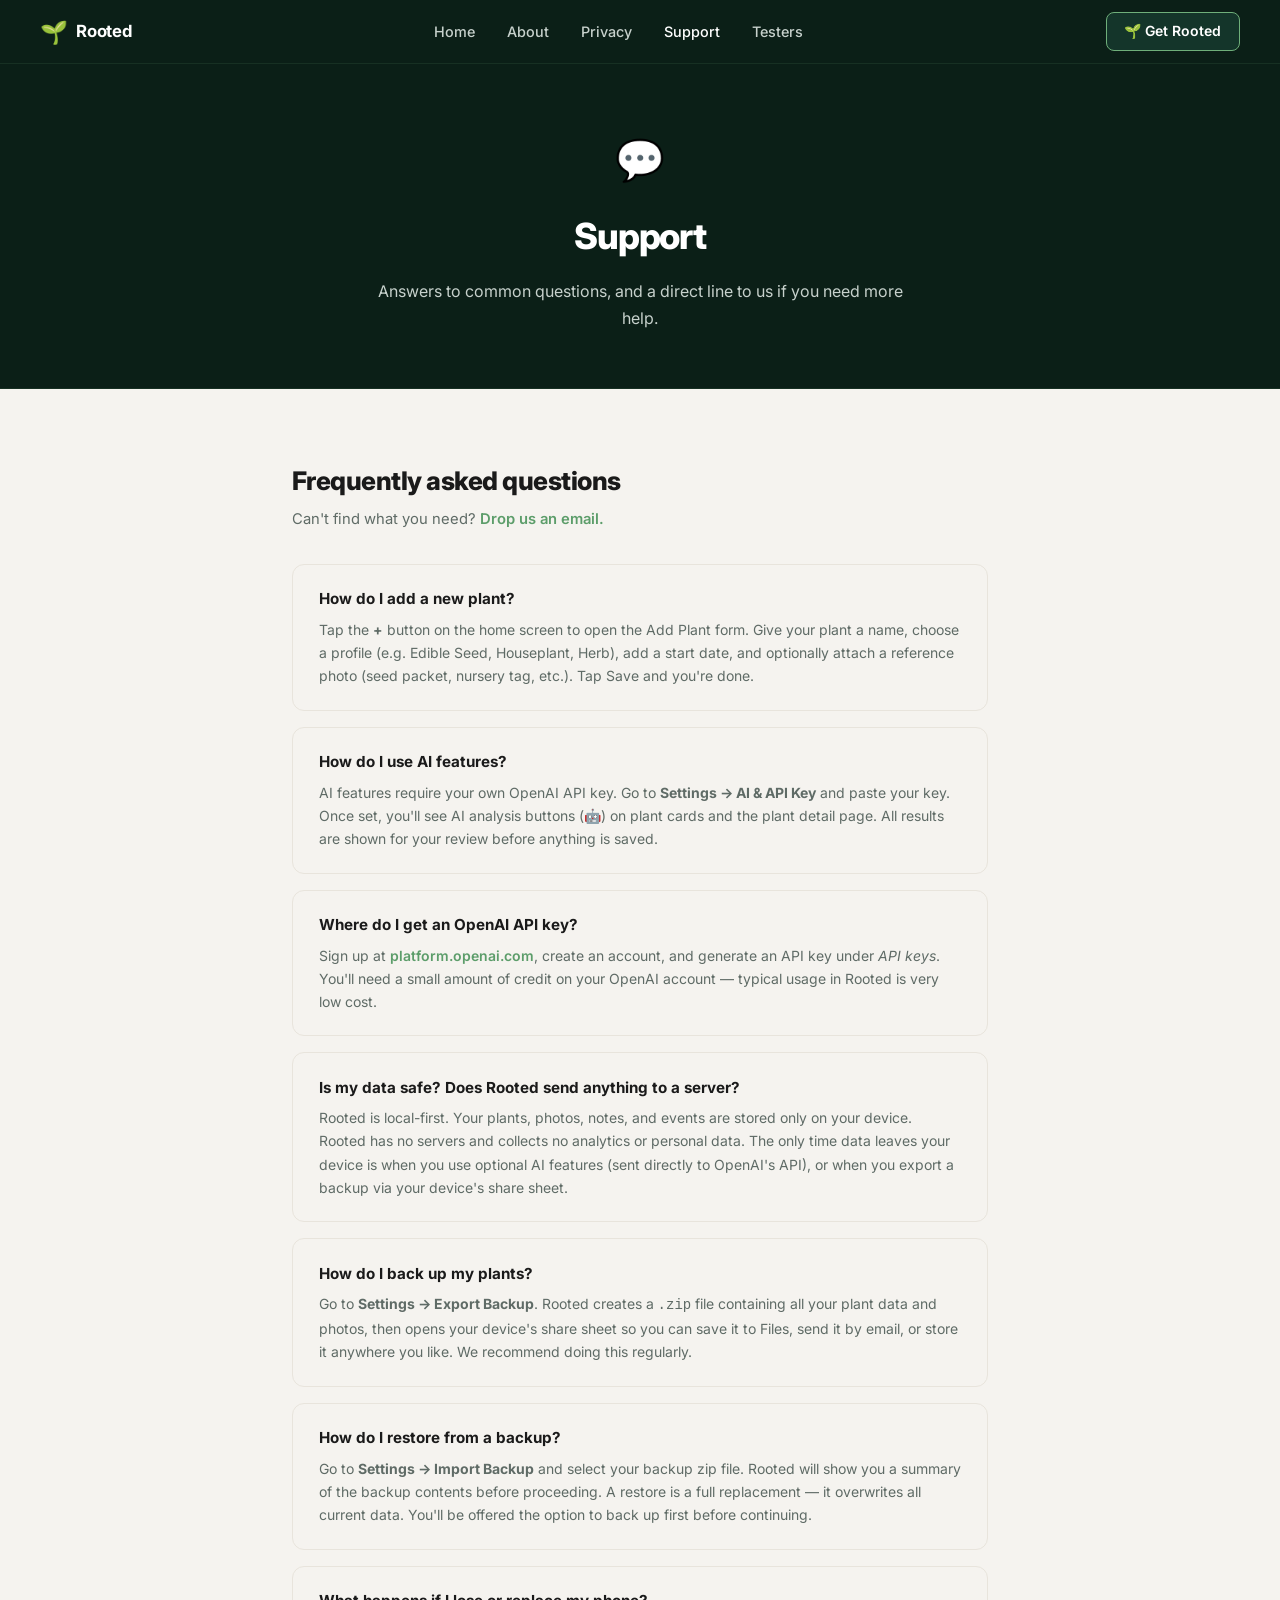
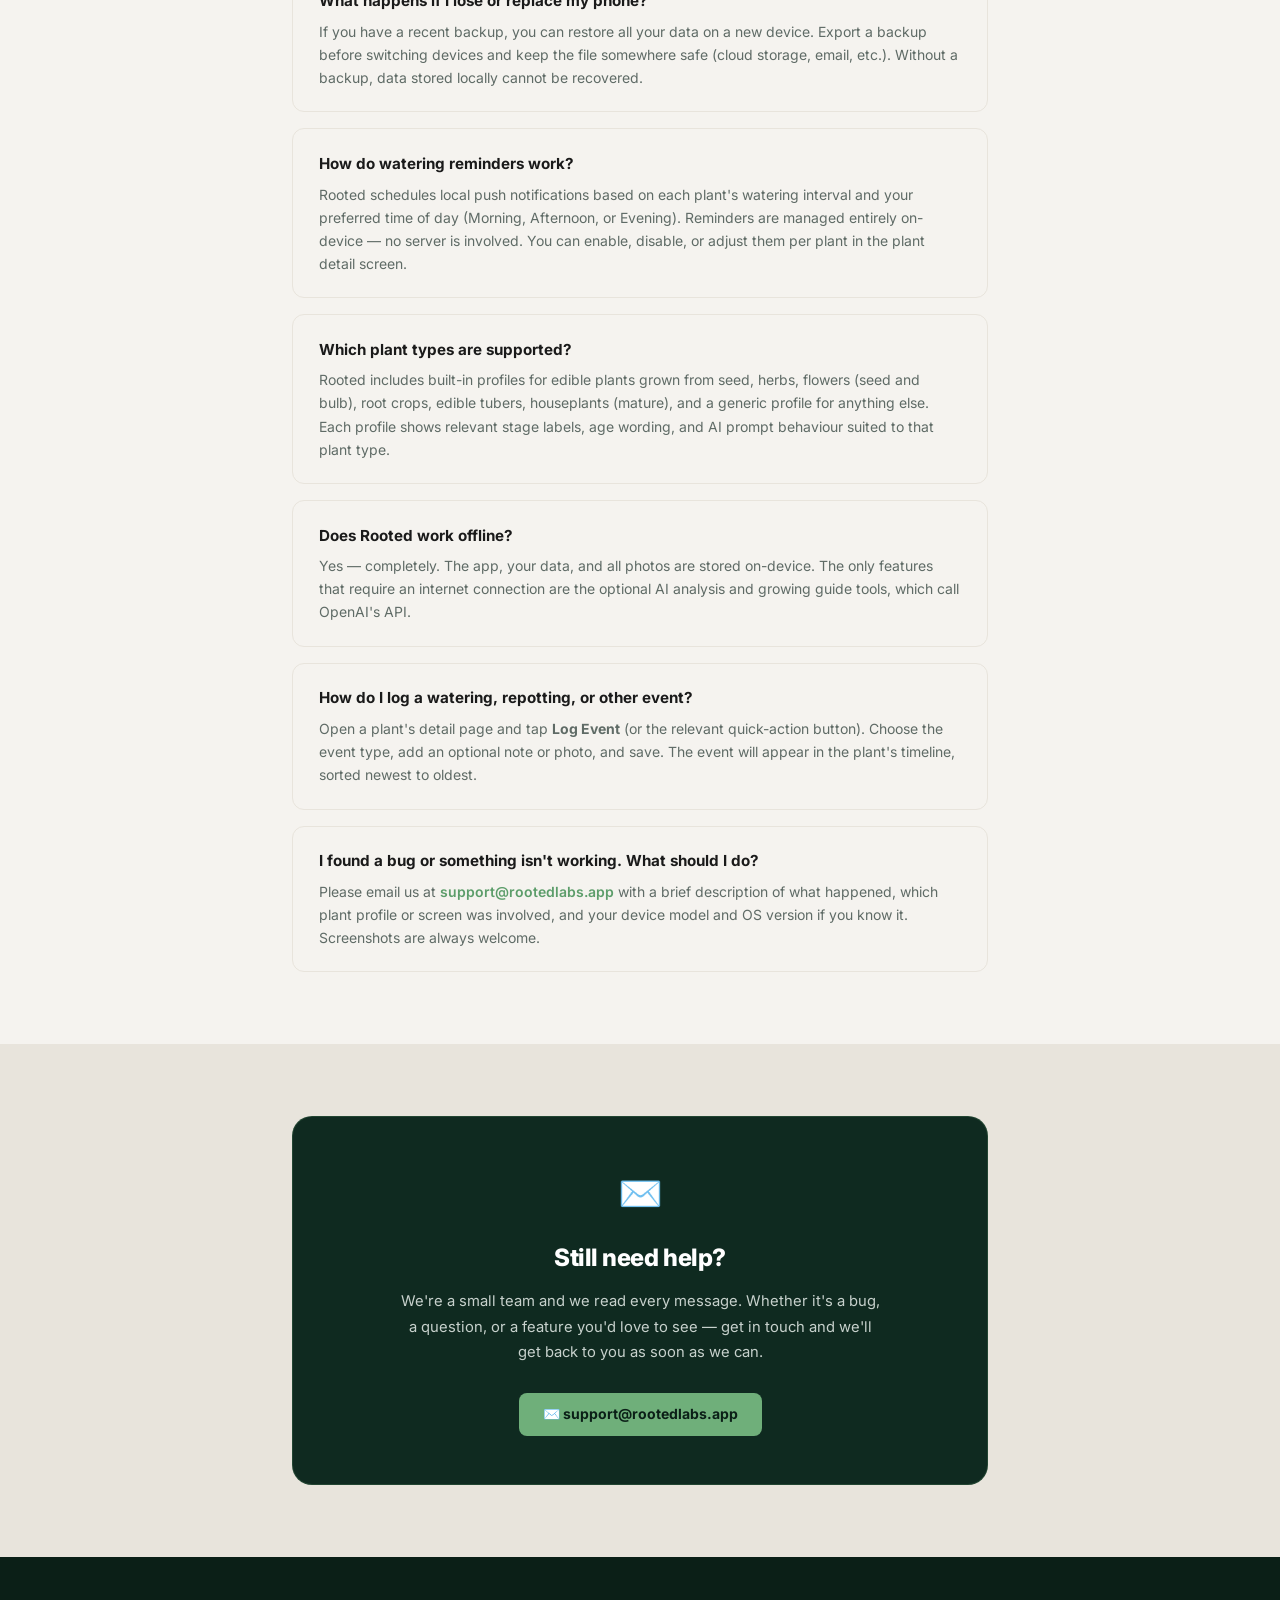
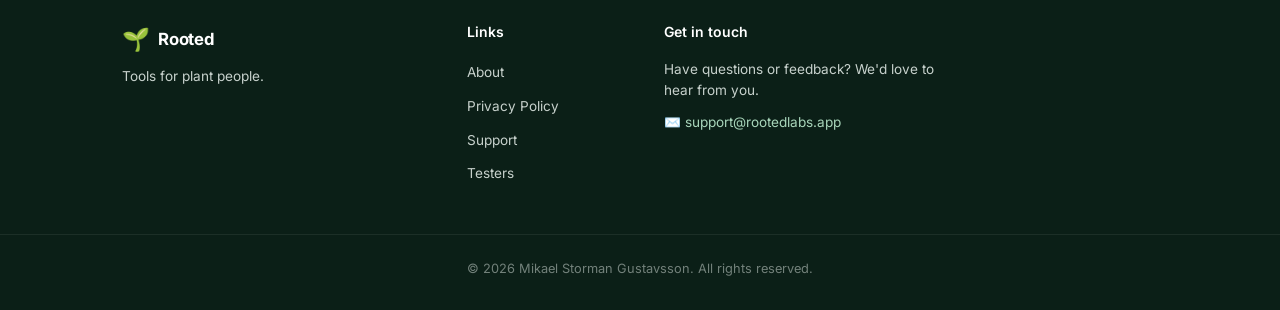
<file: docs/support.html>
<!DOCTYPE html>
<html lang="en">
<head>
  <meta charset="UTF-8">
  <meta name="viewport" content="width=device-width, initial-scale=1.0">
  <title>Support — Rooted</title>
  <link rel="preconnect" href="https://fonts.googleapis.com">
  <link rel="preconnect" href="https://fonts.gstatic.com" crossorigin>
  <link href="https://fonts.googleapis.com/css2?family=Inter:wght@400;500;600;700;800&display=swap" rel="stylesheet">
  <link rel="stylesheet" href="assets/style.css">
</head>
<body>

  <header class="site-nav">
    <a href="index.html" class="nav-logo">
      <span class="logo-icon">🌱</span>
      Rooted
    </a>
    <nav aria-label="Main navigation">
      <ul class="nav-links">
        <li><a href="index.html">Home</a></li>
        <li><a href="about.html">About</a></li>
        <li><a href="privacy.html">Privacy</a></li>
        <li><a href="support.html" class="active">Support</a></li>
        <li><a href="testers.html">Testers</a></li>
      </ul>
    </nav>
    <a href="testers.html" class="btn-get-rooted">🌱 Get Rooted</a>
  </header>

  <main>

    <!-- Page Hero -->
    <section class="page-hero">
      <div class="page-hero-icon">💬</div>
      <h1>Support</h1>
      <p>Answers to common questions, and a direct line to us if you need more help.</p>
    </section>

    <!-- FAQ -->
    <section class="content-section">
      <div class="section-inner" style="max-width:760px; margin:0 auto; padding:0 2rem;">
        <h2 style="font-size:1.6rem; font-weight:800; letter-spacing:-0.02em; color:var(--text-dark); margin-bottom:0.4rem;">Frequently asked questions</h2>
        <p style="color:var(--text-dark-secondary); font-size:0.925rem; margin-bottom:0;">Can't find what you need? <a href="mailto:support@rootedlabs.app" style="color:var(--primary-green-muted); font-weight:600;">Drop us an email.</a></p>

        <div class="faq-list">

          <div class="faq-item">
            <h3>How do I add a new plant?</h3>
            <p>Tap the <strong>+</strong> button on the home screen to open the Add Plant form. Give your plant a name, choose a profile (e.g. Edible Seed, Houseplant, Herb), add a start date, and optionally attach a reference photo (seed packet, nursery tag, etc.). Tap Save and you're done.</p>
          </div>

          <div class="faq-item">
            <h3>How do I use AI features?</h3>
            <p>AI features require your own OpenAI API key. Go to <strong>Settings → AI &amp; API Key</strong> and paste your key. Once set, you'll see AI analysis buttons (🤖) on plant cards and the plant detail page. All results are shown for your review before anything is saved.</p>
          </div>

          <div class="faq-item">
            <h3>Where do I get an OpenAI API key?</h3>
            <p>Sign up at <a href="https://platform.openai.com" style="color:var(--primary-green-muted); font-weight:600;">platform.openai.com</a>, create an account, and generate an API key under <em>API keys</em>. You'll need a small amount of credit on your OpenAI account — typical usage in Rooted is very low cost.</p>
          </div>

          <div class="faq-item">
            <h3>Is my data safe? Does Rooted send anything to a server?</h3>
            <p>Rooted is local-first. Your plants, photos, notes, and events are stored only on your device. Rooted has no servers and collects no analytics or personal data. The only time data leaves your device is when you use optional AI features (sent directly to OpenAI's API), or when you export a backup via your device's share sheet.</p>
          </div>

          <div class="faq-item">
            <h3>How do I back up my plants?</h3>
            <p>Go to <strong>Settings → Export Backup</strong>. Rooted creates a <code>.zip</code> file containing all your plant data and photos, then opens your device's share sheet so you can save it to Files, send it by email, or store it anywhere you like. We recommend doing this regularly.</p>
          </div>

          <div class="faq-item">
            <h3>How do I restore from a backup?</h3>
            <p>Go to <strong>Settings → Import Backup</strong> and select your backup zip file. Rooted will show you a summary of the backup contents before proceeding. A restore is a full replacement — it overwrites all current data. You'll be offered the option to back up first before continuing.</p>
          </div>

          <div class="faq-item">
            <h3>What happens if I lose or replace my phone?</h3>
            <p>If you have a recent backup, you can restore all your data on a new device. Export a backup before switching devices and keep the file somewhere safe (cloud storage, email, etc.). Without a backup, data stored locally cannot be recovered.</p>
          </div>

          <div class="faq-item">
            <h3>How do watering reminders work?</h3>
            <p>Rooted schedules local push notifications based on each plant's watering interval and your preferred time of day (Morning, Afternoon, or Evening). Reminders are managed entirely on-device — no server is involved. You can enable, disable, or adjust them per plant in the plant detail screen.</p>
          </div>

          <div class="faq-item">
            <h3>Which plant types are supported?</h3>
            <p>Rooted includes built-in profiles for edible plants grown from seed, herbs, flowers (seed and bulb), root crops, edible tubers, houseplants (mature), and a generic profile for anything else. Each profile shows relevant stage labels, age wording, and AI prompt behaviour suited to that plant type.</p>
          </div>

          <div class="faq-item">
            <h3>Does Rooted work offline?</h3>
            <p>Yes — completely. The app, your data, and all photos are stored on-device. The only features that require an internet connection are the optional AI analysis and growing guide tools, which call OpenAI's API.</p>
          </div>

          <div class="faq-item">
            <h3>How do I log a watering, repotting, or other event?</h3>
            <p>Open a plant's detail page and tap <strong>Log Event</strong> (or the relevant quick-action button). Choose the event type, add an optional note or photo, and save. The event will appear in the plant's timeline, sorted newest to oldest.</p>
          </div>

          <div class="faq-item">
            <h3>I found a bug or something isn't working. What should I do?</h3>
            <p>Please email us at <a href="mailto:support@rootedlabs.app" style="color:var(--primary-green-muted); font-weight:600;">support@rootedlabs.app</a> with a brief description of what happened, which plant profile or screen was involved, and your device model and OS version if you know it. Screenshots are always welcome.</p>
          </div>

        </div>
      </div>
    </section>

    <!-- Contact -->
    <section class="content-section tinted">
      <div class="section-inner" style="max-width:760px; margin:0 auto; padding:0 2rem;">
        <div class="contact-banner">
          <div class="banner-icon">✉️</div>
          <h2>Still need help?</h2>
          <p>We're a small team and we read every message. Whether it's a bug, a question, or a feature you'd love to see — get in touch and we'll get back to you as soon as we can.</p>
          <a href="mailto:support@rootedlabs.app" class="btn-contact">✉️ support@rootedlabs.app</a>
        </div>
      </div>
    </section>

  </main>

  <footer class="site-footer">
    <div class="section-inner">
      <div class="footer-grid">
        <div class="footer-brand">
          <a href="index.html" class="nav-logo">
            <span class="logo-icon">🌱</span>
            Rooted
          </a>
          <p>Tools for plant people.</p>
        </div>
        <div class="footer-col">
          <h4>Links</h4>
          <ul>
            <li><a href="about.html">About</a></li>
            <li><a href="privacy.html">Privacy Policy</a></li>
            <li><a href="support.html">Support</a></li>
            <li><a href="testers.html">Testers</a></li>
          </ul>
        </div>
        <div class="footer-col">
          <h4>Get in touch</h4>
          <p class="contact-note">Have questions or feedback? We'd love to hear from you.</p>
          <a href="mailto:support@rootedlabs.app" class="email-link">✉️ support@rootedlabs.app</a>
        </div></div>
      </div>
      <hr class="footer-divider">
      <p class="footer-bottom">© 2026 Mikael Storman Gustavsson. All rights reserved.</p>
    </div>
  </footer>

</body>
</html>
</file>
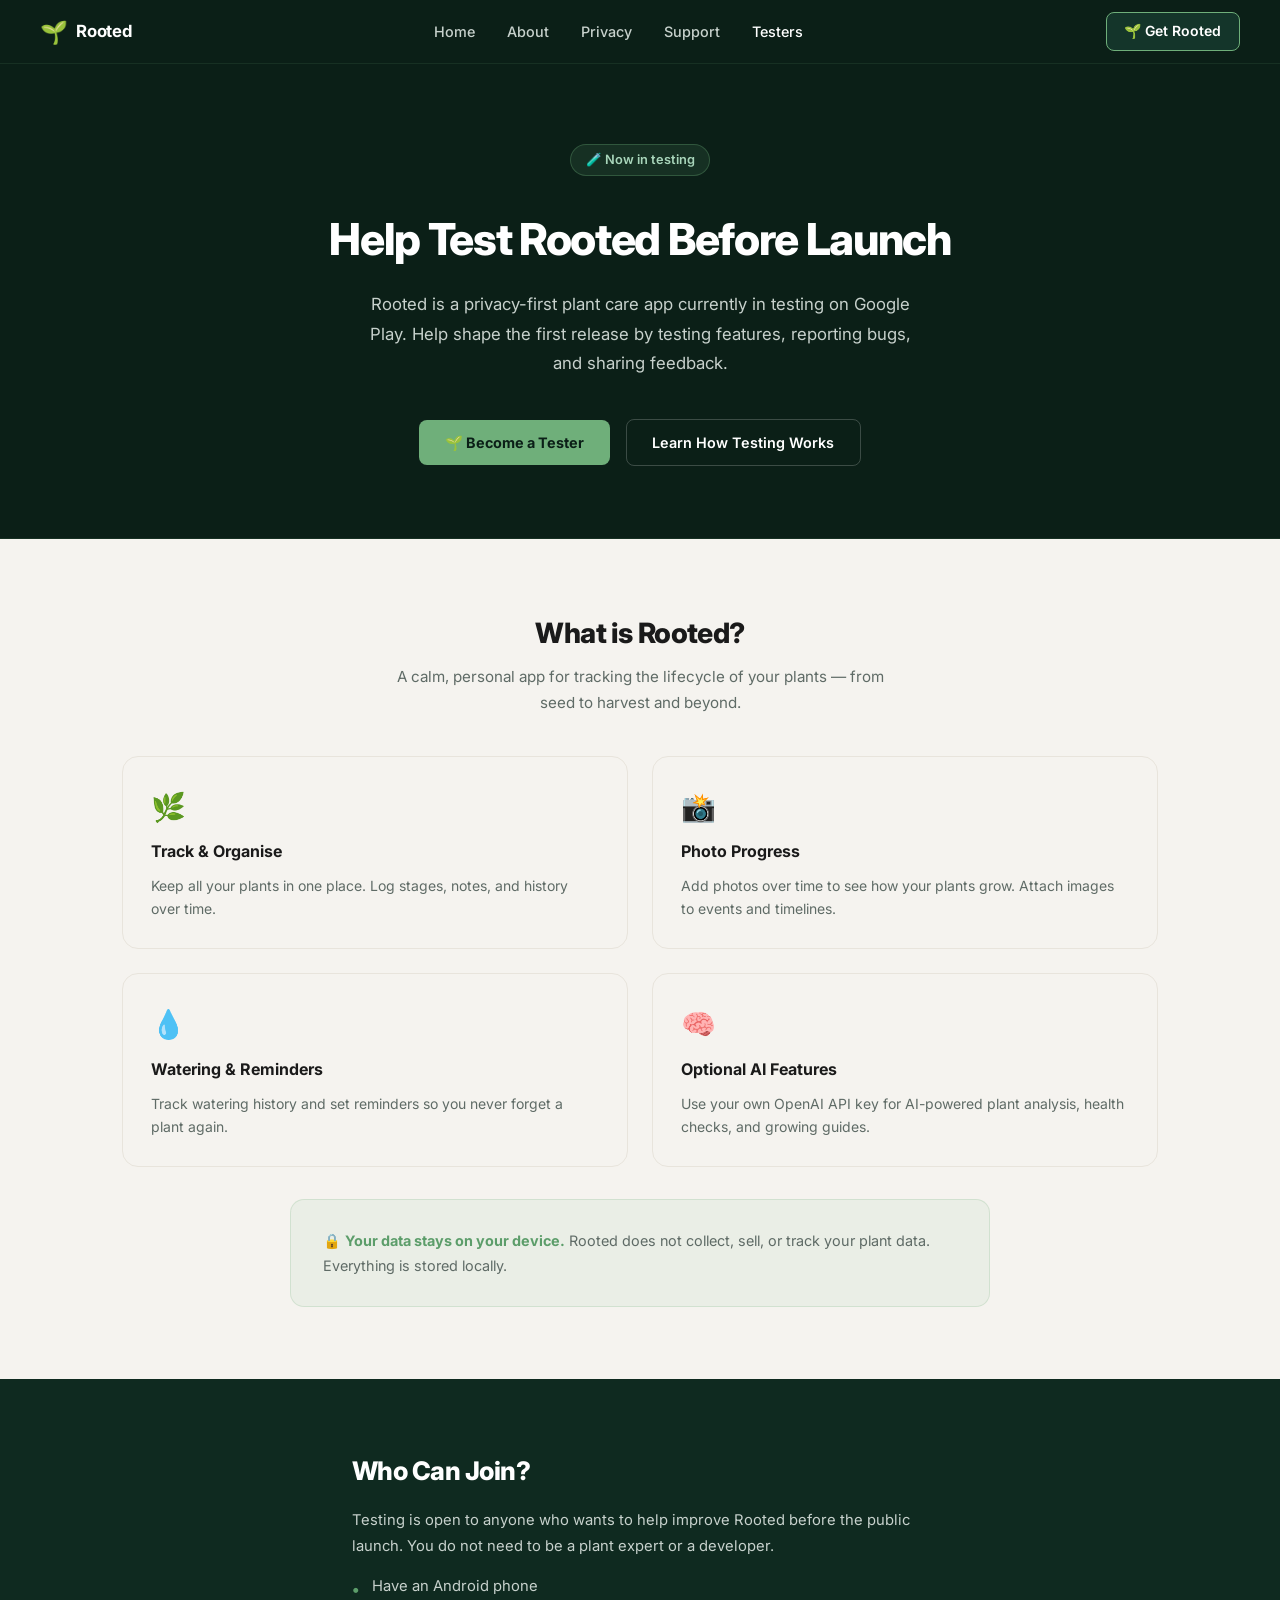
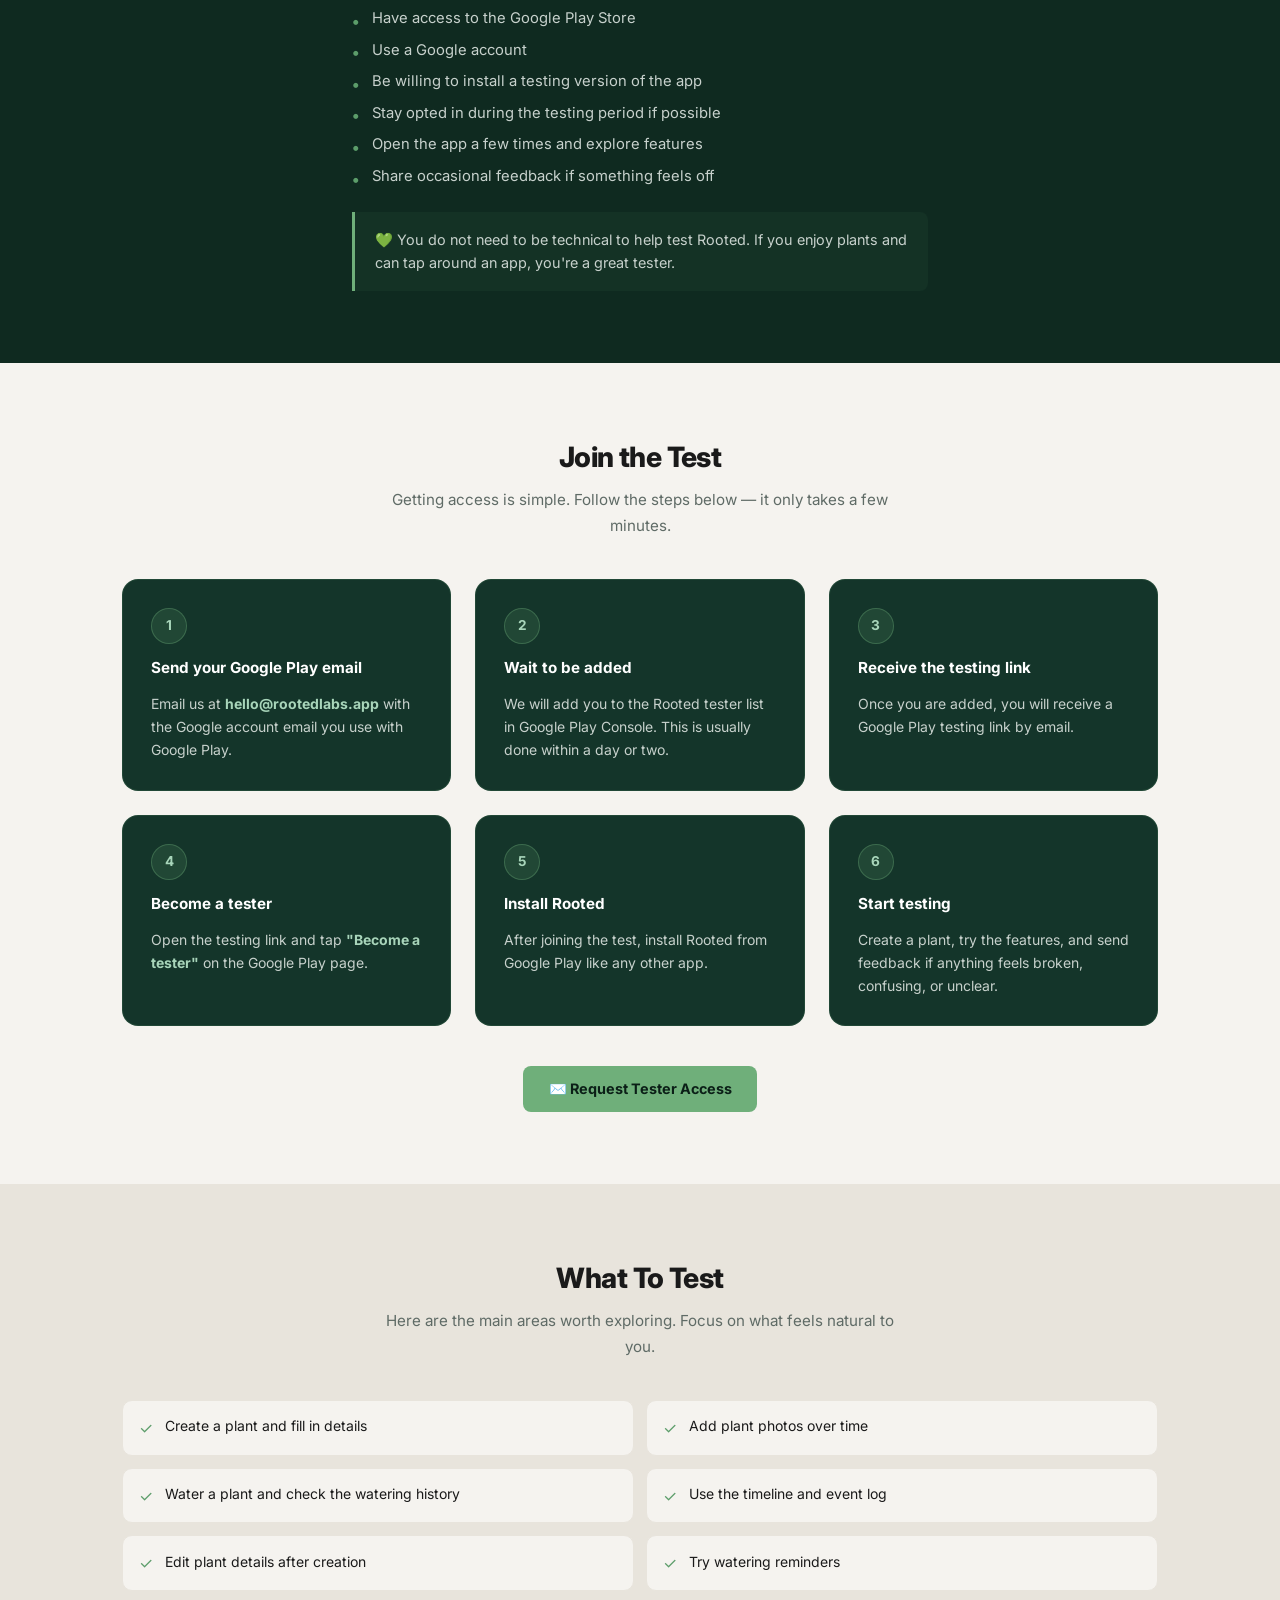
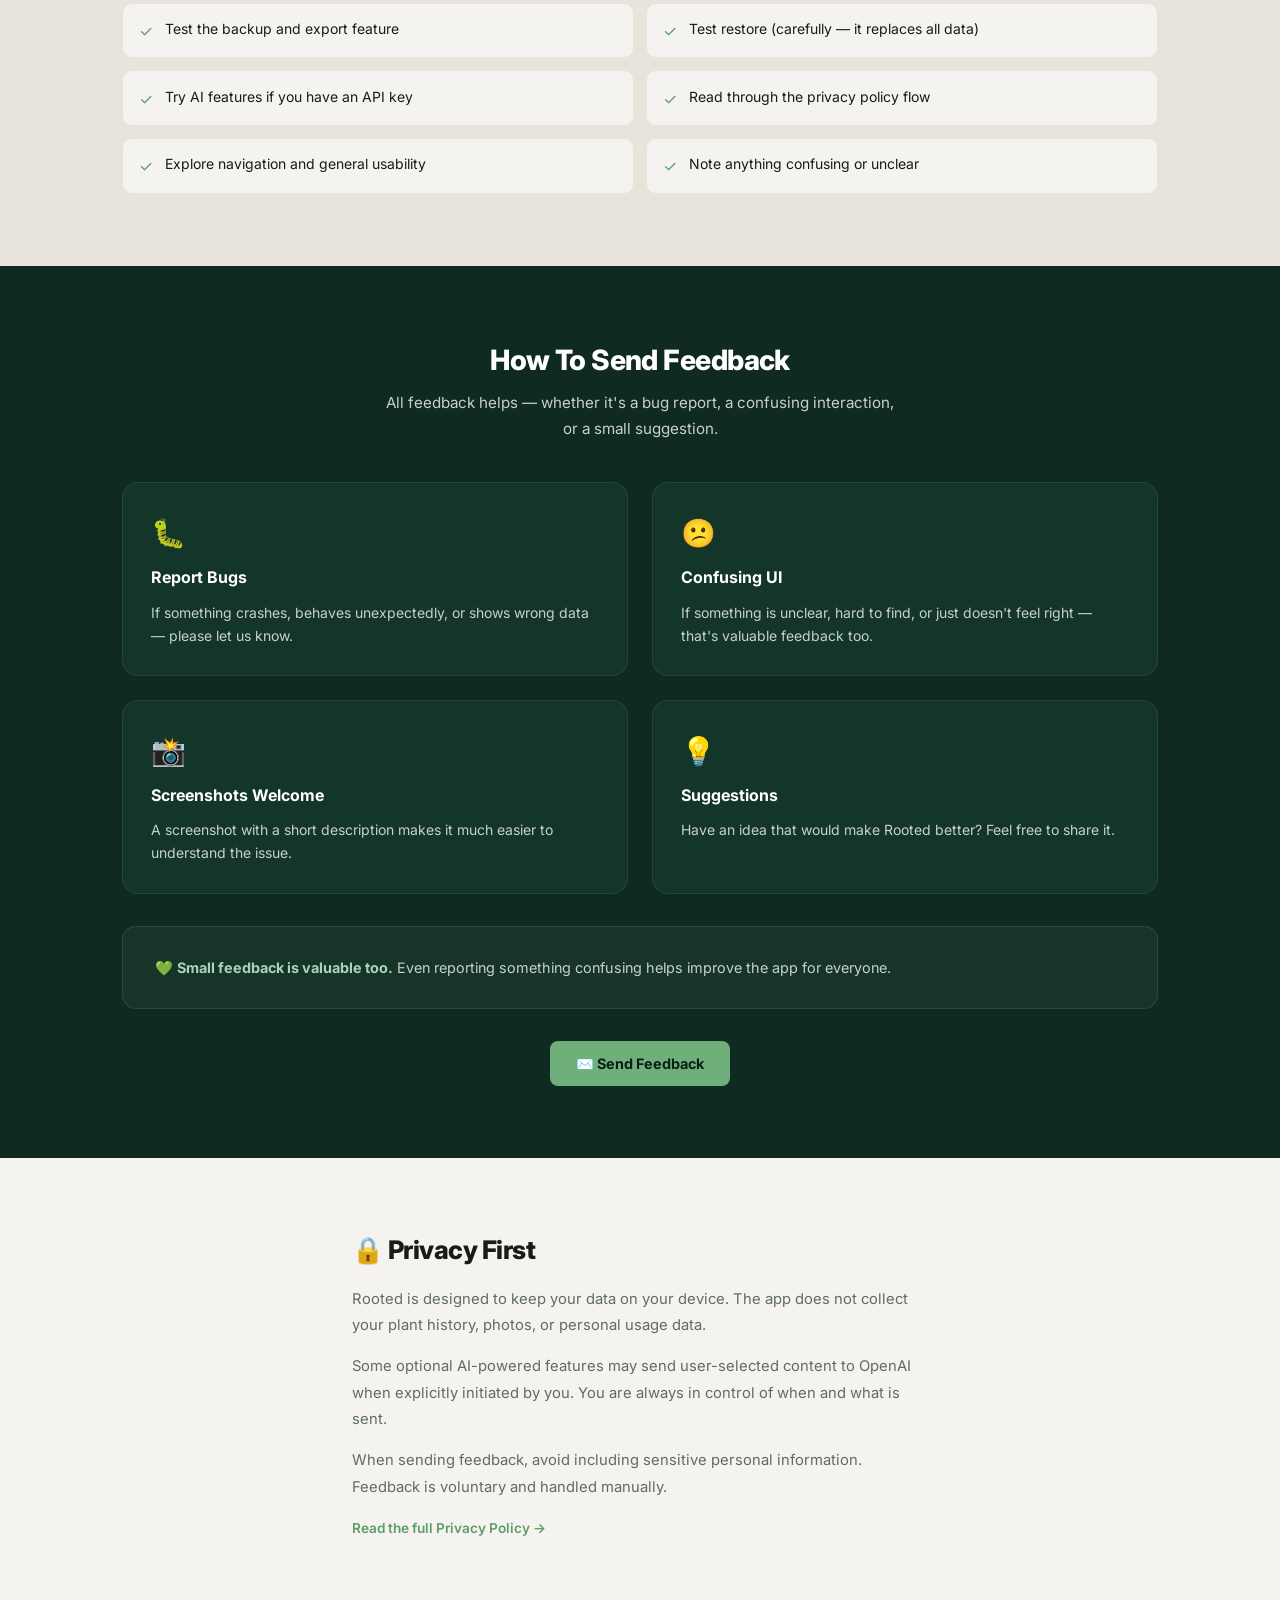
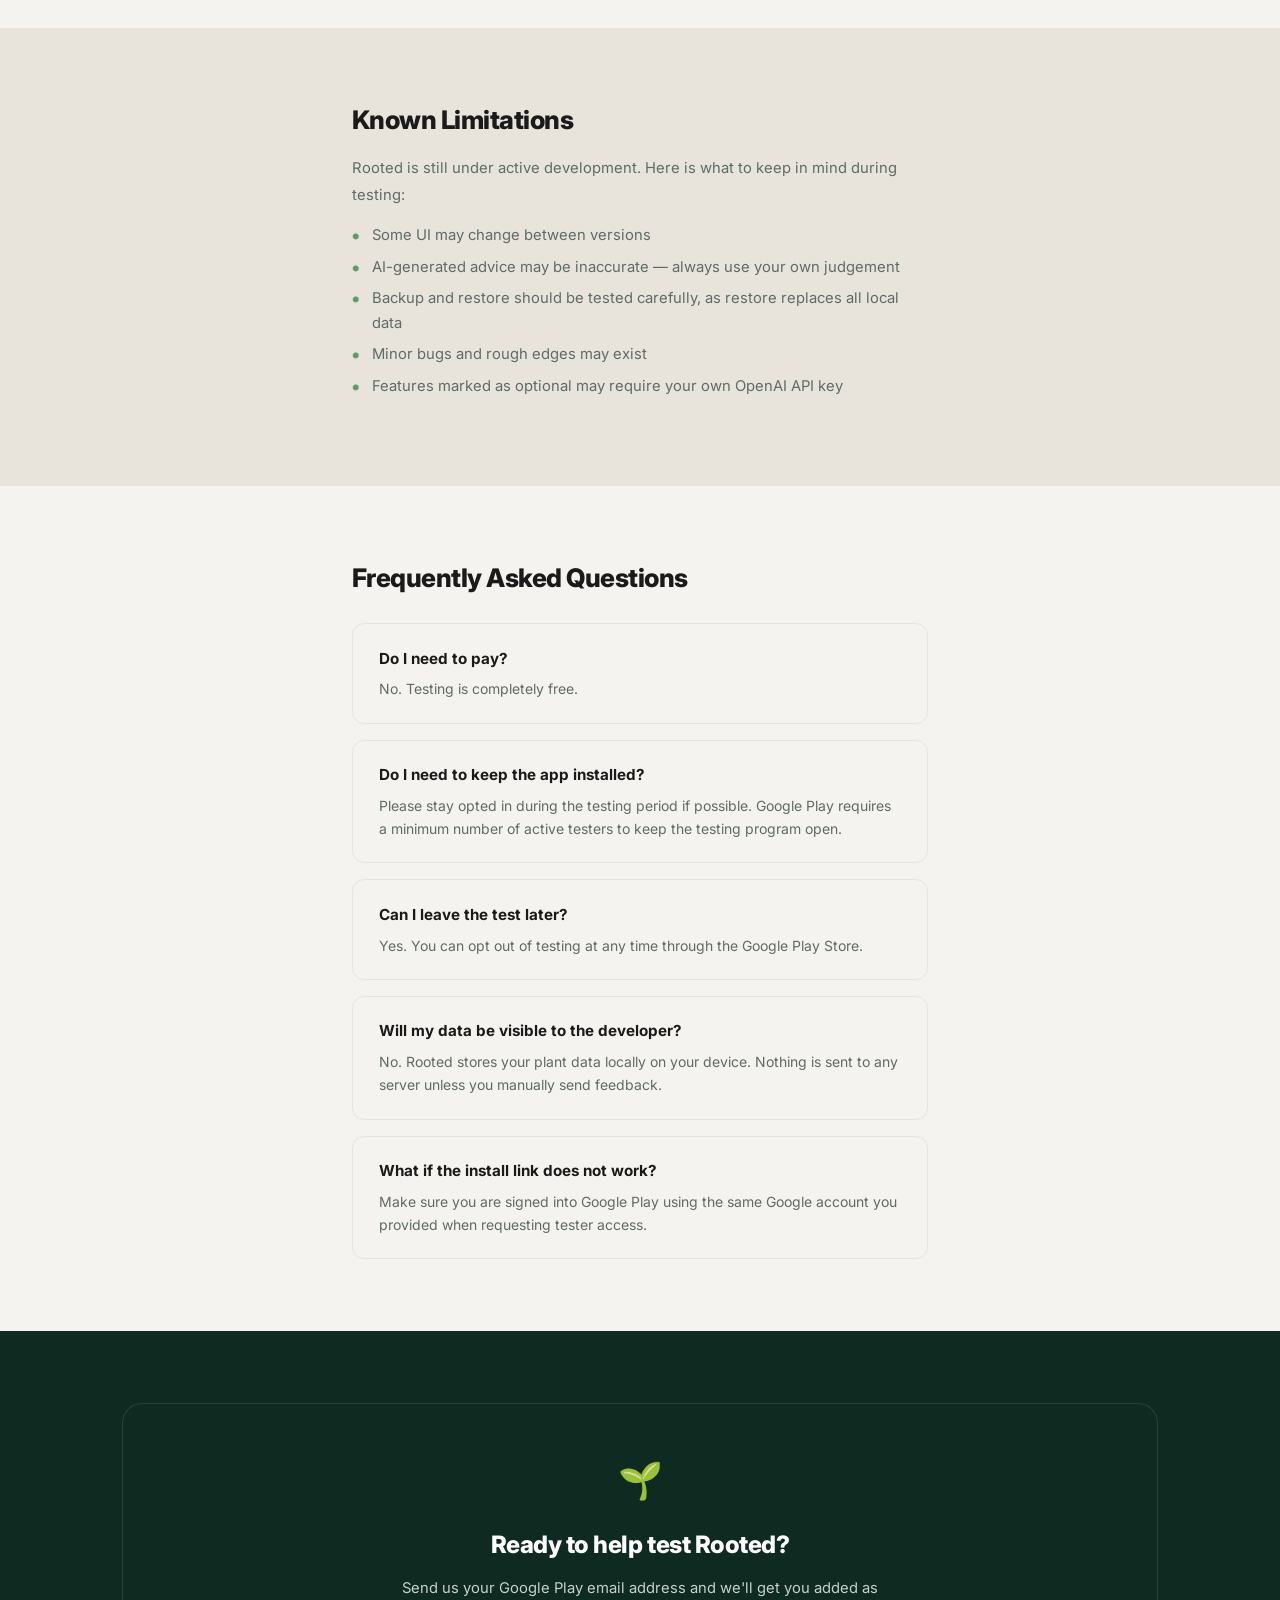
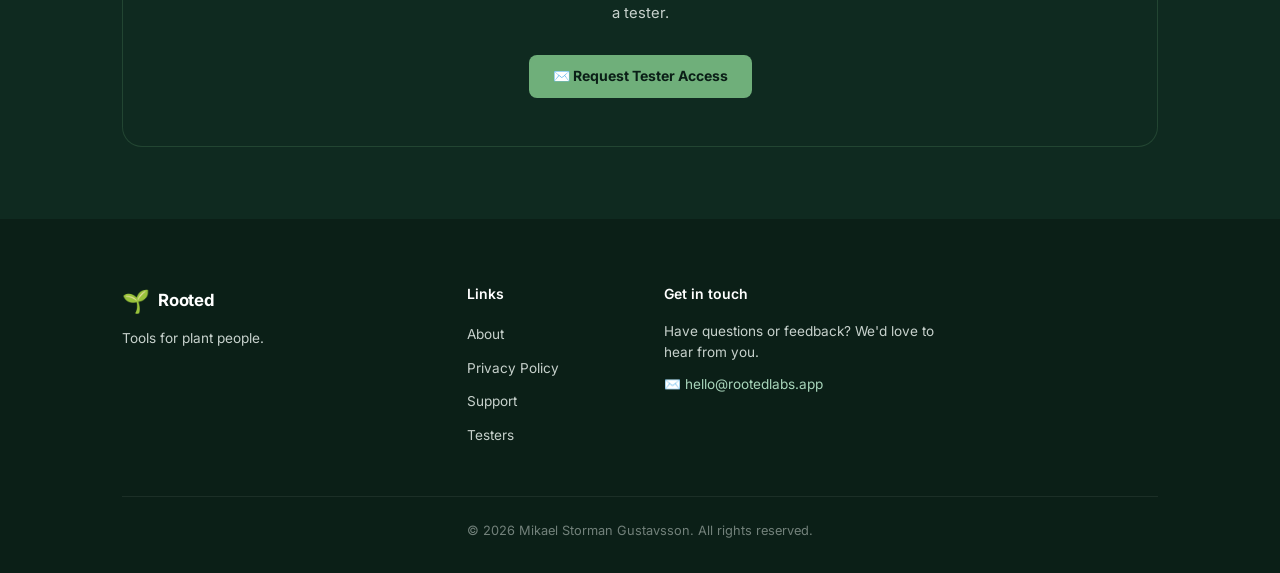
<file: docs/testers.html>
<!DOCTYPE html>
<html lang="en">
<head>
  <meta charset="UTF-8">
  <meta name="viewport" content="width=device-width, initial-scale=1.0">
  <meta name="description" content="Join the Rooted Google Play testing program and help shape the first release of the privacy-first plant care app.">
  <meta property="og:title" content="Rooted Testers — Help Test Before Launch">
  <meta property="og:description" content="Join the Rooted Google Play testing program and help shape the first release of the privacy-first plant care app.">
  <meta property="og:image" content="assets/Hero.png">
  <title>Rooted Testers</title>
  <link rel="preconnect" href="https://fonts.googleapis.com">
  <link rel="preconnect" href="https://fonts.gstatic.com" crossorigin>
  <link href="https://fonts.googleapis.com/css2?family=Inter:ital,wght@0,400;0,500;0,600;0,700;0,800&display=swap" rel="stylesheet">
  <link rel="stylesheet" href="assets/style.css">
</head>
<body>

  <!-- NAV -->
  <header class="site-nav">
    <a href="index.html" class="nav-logo">
      <span class="logo-icon">🌱</span>
      Rooted
    </a>
    <nav aria-label="Main navigation">
      <ul class="nav-links">
        <li><a href="index.html">Home</a></li>
        <li><a href="about.html">About</a></li>
        <li><a href="privacy.html">Privacy</a></li>
        <li><a href="support.html">Support</a></li>
        <li><a href="testers.html" class="active">Testers</a></li>
      </ul>
    </nav>
    <a href="testers.html" class="btn-get-rooted">🌱 Get Rooted</a>
  </header>

  <main>

    <!-- HERO -->
    <section class="tester-hero">
      <div class="hero-badge">🧪 Now in testing</div>
      <h1>Help Test Rooted Before Launch</h1>
      <p>Rooted is a privacy-first plant care app currently in testing on Google Play. Help shape the first release by testing features, reporting bugs, and sharing feedback.</p>
      <div class="hero-ctas">
        <a href="#join" class="btn-primary">🌱 Become a Tester</a>
        <a href="#how-it-works" class="btn-secondary">Learn How Testing Works</a>
      </div>
    </section>

    <!-- WHAT IS ROOTED -->
    <section class="content-section" id="how-it-works">
      <div class="section-inner">
        <div class="section-header">
          <h2>What is Rooted?</h2>
          <p>A calm, personal app for tracking the lifecycle of your plants — from seed to harvest and beyond.</p>
        </div>
        <div class="content-cards">
          <div class="content-card">
            <div class="card-icon">🌿</div>
            <h3>Track &amp; Organise</h3>
            <p>Keep all your plants in one place. Log stages, notes, and history over time.</p>
          </div>
          <div class="content-card">
            <div class="card-icon">📸</div>
            <h3>Photo Progress</h3>
            <p>Add photos over time to see how your plants grow. Attach images to events and timelines.</p>
          </div>
          <div class="content-card">
            <div class="card-icon">💧</div>
            <h3>Watering &amp; Reminders</h3>
            <p>Track watering history and set reminders so you never forget a plant again.</p>
          </div>
          <div class="content-card">
            <div class="card-icon">🧠</div>
            <h3>Optional AI Features</h3>
            <p>Use your own OpenAI API key for AI-powered plant analysis, health checks, and growing guides.</p>
          </div>
        </div>
        <div class="privacy-highlight" style="max-width: 700px; margin: 2rem auto 0;">
          <p>🔒 <strong>Your data stays on your device.</strong> Rooted does not collect, sell, or track your plant data. Everything is stored locally.</p>
        </div>
      </div>
    </section>

    <!-- WHO CAN JOIN -->
    <section class="content-section dark">
      <div class="section-inner">
        <div class="prose" style="max-width: 640px; margin: 0 auto;">
          <h2>Who Can Join?</h2>
          <p>Testing is open to anyone who wants to help improve Rooted before the public launch. You do not need to be a plant expert or a developer.</p>
          <ul class="req-list">
            <li>Have an Android phone</li>
            <li>Have access to the Google Play Store</li>
            <li>Use a Google account</li>
            <li>Be willing to install a testing version of the app</li>
            <li>Stay opted in during the testing period if possible</li>
            <li>Open the app a few times and explore features</li>
            <li>Share occasional feedback if something feels off</li>
          </ul>
          <div class="friendly-note">
            💚 You do not need to be technical to help test Rooted. If you enjoy plants and can tap around an app, you're a great tester.
          </div>
        </div>
      </div>
    </section>

    <!-- JOIN THE TEST -->
    <section class="content-section" id="join">
      <div class="section-inner">
        <div class="section-header">
          <h2>Join the Test</h2>
          <p>Getting access is simple. Follow the steps below — it only takes a few minutes.</p>
        </div>
        <div class="step-cards">
          <div class="step-card">
            <div class="step-number">1</div>
            <h3>Send your Google Play email</h3>
            <p>Email us at <strong style="color: var(--accent-light);">hello@rootedlabs.app</strong> with the Google account email you use with Google Play.</p>
          </div>
          <div class="step-card">
            <div class="step-number">2</div>
            <h3>Wait to be added</h3>
            <p>We will add you to the Rooted tester list in Google Play Console. This is usually done within a day or two.</p>
          </div>
          <div class="step-card">
            <div class="step-number">3</div>
            <h3>Receive the testing link</h3>
            <p>Once you are added, you will receive a Google Play testing link by email.</p>
          </div>
          <div class="step-card">
            <div class="step-number">4</div>
            <h3>Become a tester</h3>
            <p>Open the testing link and tap <strong style="color: var(--accent-light);">"Become a tester"</strong> on the Google Play page.</p>
          </div>
          <div class="step-card">
            <div class="step-number">5</div>
            <h3>Install Rooted</h3>
            <p>After joining the test, install Rooted from Google Play like any other app.</p>
          </div>
          <div class="step-card">
            <div class="step-number">6</div>
            <h3>Start testing</h3>
            <p>Create a plant, try the features, and send feedback if anything feels broken, confusing, or unclear.</p>
          </div>
        </div>
        <div class="step-cta">
          <a href="mailto:hello@rootedlabs.app?subject=Rooted tester request&body=Hi! I would like to test Rooted.%0A%0AMy Google Play email is:%0A" class="btn-primary">✉️ Request Tester Access</a>
        </div>
      </div>
    </section>

    <!-- WHAT TO TEST -->
    <section class="content-section tinted">
      <div class="section-inner">
        <div class="section-header">
          <h2>What To Test</h2>
          <p>Here are the main areas worth exploring. Focus on what feels natural to you.</p>
        </div>
        <div class="checklist">
          <div class="checklist-item"><span class="check-icon">✓</span> Create a plant and fill in details</div>
          <div class="checklist-item"><span class="check-icon">✓</span> Add plant photos over time</div>
          <div class="checklist-item"><span class="check-icon">✓</span> Water a plant and check the watering history</div>
          <div class="checklist-item"><span class="check-icon">✓</span> Use the timeline and event log</div>
          <div class="checklist-item"><span class="check-icon">✓</span> Edit plant details after creation</div>
          <div class="checklist-item"><span class="check-icon">✓</span> Try watering reminders</div>
          <div class="checklist-item"><span class="check-icon">✓</span> Test the backup and export feature</div>
          <div class="checklist-item"><span class="check-icon">✓</span> Test restore (carefully — it replaces all data)</div>
          <div class="checklist-item"><span class="check-icon">✓</span> Try AI features if you have an API key</div>
          <div class="checklist-item"><span class="check-icon">✓</span> Read through the privacy policy flow</div>
          <div class="checklist-item"><span class="check-icon">✓</span> Explore navigation and general usability</div>
          <div class="checklist-item"><span class="check-icon">✓</span> Note anything confusing or unclear</div>
        </div>
      </div>
    </section>

    <!-- FEEDBACK -->
    <section class="content-section dark">
      <div class="section-inner">
        <div class="section-header">
          <h2>How To Send Feedback</h2>
          <p>All feedback helps — whether it's a bug report, a confusing interaction, or a small suggestion.</p>
        </div>
        <div class="content-cards">
          <div class="content-card">
            <div class="card-icon">🐛</div>
            <h3>Report Bugs</h3>
            <p>If something crashes, behaves unexpectedly, or shows wrong data — please let us know.</p>
          </div>
          <div class="content-card">
            <div class="card-icon">😕</div>
            <h3>Confusing UI</h3>
            <p>If something is unclear, hard to find, or just doesn't feel right — that's valuable feedback too.</p>
          </div>
          <div class="content-card">
            <div class="card-icon">📸</div>
            <h3>Screenshots Welcome</h3>
            <p>A screenshot with a short description makes it much easier to understand the issue.</p>
          </div>
          <div class="content-card">
            <div class="card-icon">💡</div>
            <h3>Suggestions</h3>
            <p>Have an idea that would make Rooted better? Feel free to share it.</p>
          </div>
        </div>
        <div class="privacy-highlight" style="margin-top: 2rem;">
          <p>💚 <strong>Small feedback is valuable too.</strong> Even reporting something confusing helps improve the app for everyone.</p>
        </div>
        <div class="step-cta" style="margin-top: 2rem;">
          <a href="mailto:hello@rootedlabs.app?subject=Rooted feedback" class="btn-primary">✉️ Send Feedback</a>
        </div>
      </div>
    </section>

    <!-- PRIVACY -->
    <section class="content-section">
      <div class="section-inner">
        <div class="prose" style="max-width: 640px; margin: 0 auto;">
          <h2>🔒 Privacy First</h2>
          <p>Rooted is designed to keep your data on your device. The app does not collect your plant history, photos, or personal usage data.</p>
          <p>Some optional AI-powered features may send user-selected content to OpenAI when explicitly initiated by you. You are always in control of when and what is sent.</p>
          <p>When sending feedback, avoid including sensitive personal information. Feedback is voluntary and handled manually.</p>
          <p><a href="privacy.html" class="pillar-link">Read the full Privacy Policy →</a></p>
        </div>
      </div>
    </section>

    <!-- KNOWN LIMITATIONS -->
    <section class="content-section tinted">
      <div class="section-inner">
        <div class="prose" style="max-width: 640px; margin: 0 auto;">
          <h2>Known Limitations</h2>
          <p>Rooted is still under active development. Here is what to keep in mind during testing:</p>
          <ul class="limitations-list">
            <li>Some UI may change between versions</li>
            <li>AI-generated advice may be inaccurate — always use your own judgement</li>
            <li>Backup and restore should be tested carefully, as restore replaces all local data</li>
            <li>Minor bugs and rough edges may exist</li>
            <li>Features marked as optional may require your own OpenAI API key</li>
          </ul>
        </div>
      </div>
    </section>

    <!-- FAQ -->
    <section class="content-section">
      <div class="section-inner">
        <div class="prose" style="max-width: 640px; margin: 0 auto;">
          <h2>Frequently Asked Questions</h2>
          <div class="faq-list" style="margin-top: 1.5rem;">
            <div class="faq-item">
              <h3>Do I need to pay?</h3>
              <p>No. Testing is completely free.</p>
            </div>
            <div class="faq-item">
              <h3>Do I need to keep the app installed?</h3>
              <p>Please stay opted in during the testing period if possible. Google Play requires a minimum number of active testers to keep the testing program open.</p>
            </div>
            <div class="faq-item">
              <h3>Can I leave the test later?</h3>
              <p>Yes. You can opt out of testing at any time through the Google Play Store.</p>
            </div>
            <div class="faq-item">
              <h3>Will my data be visible to the developer?</h3>
              <p>No. Rooted stores your plant data locally on your device. Nothing is sent to any server unless you manually send feedback.</p>
            </div>
            <div class="faq-item">
              <h3>What if the install link does not work?</h3>
              <p>Make sure you are signed into Google Play using the same Google account you provided when requesting tester access.</p>
            </div>
          </div>
        </div>
      </div>
    </section>

    <!-- CTA BANNER -->
    <section class="content-section dark">
      <div class="section-inner">
        <div class="contact-banner">
          <div class="banner-icon">🌱</div>
          <h2>Ready to help test Rooted?</h2>
          <p>Send us your Google Play email address and we'll get you added as a tester.</p>
          <a href="mailto:hello@rootedlabs.app?subject=Rooted tester request&body=Hi! I would like to test Rooted.%0A%0AMy Google Play email is:%0A" class="btn-contact">✉️ Request Tester Access</a>
        </div>
      </div>
    </section>

  </main>

  <!-- FOOTER -->
  <footer class="site-footer">
    <div class="section-inner">
      <div class="footer-grid">
        <div class="footer-brand">
          <a href="index.html" class="nav-logo">
            <span class="logo-icon">🌱</span>
            Rooted
          </a>
          <p>Tools for plant people.</p>
        </div>
        <div class="footer-col">
          <h4>Links</h4>
          <ul>
            <li><a href="about.html">About</a></li>
            <li><a href="privacy.html">Privacy Policy</a></li>
            <li><a href="support.html">Support</a></li>
            <li><a href="testers.html">Testers</a></li>
          </ul>
        </div>
        <div class="footer-col">
          <h4>Get in touch</h4>
          <p class="contact-note">Have questions or feedback? We'd love to hear from you.</p>
          <a href="mailto:hello@rootedlabs.app" class="email-link">✉️ hello@rootedlabs.app</a>
        </div>
      </div>
      <hr class="footer-divider">
      <p class="footer-bottom">© 2026 Mikael Storman Gustavsson. All rights reserved.</p>
    </div>
  </footer>

</body>
</html>
</file>
<file: docs/assets/style.css>
/* ===== VARIABLES ===== */
:root {
  --bg-dark: #0B1F17;
  --bg-dark-secondary: #0F2A20;
  --bg-dark-tertiary: #14352A;
  --primary-green: #6FAF7A;
  --primary-green-muted: #5C9D6A;
  --accent-light: #A8D5BA;
  --accent-glow: #CFE9D9;
  --surface-light: #F5F3EF;
  --surface-beige: #E8E4DC;
  --text-light: #FFFFFF;
  --text-light-secondary: #C7D1CC;
  --text-dark: #1A1A1A;
  --text-dark-secondary: #5F6B66;
}

/* ===== RESET & BASE ===== */
*, *::before, *::after { box-sizing: border-box; margin: 0; padding: 0; }

html { scroll-behavior: smooth; }

body {
  font-family: 'Inter', -apple-system, BlinkMacSystemFont, 'Segoe UI', sans-serif;
  background: var(--surface-light);
  color: var(--text-dark);
  line-height: 1.6;
}

img { max-width: 100%; height: auto; display: block; }
a { text-decoration: none; color: inherit; }

/* ===== LAYOUT ===== */
.section-inner {
  max-width: 1100px;
  margin: 0 auto;
  padding: 0 2rem;
}

/* ===== NAV ===== */
.site-nav {
  background: var(--bg-dark);
  position: sticky;
  top: 0;
  z-index: 100;
  padding: 0 2.5rem;
  height: 64px;
  display: flex;
  align-items: center;
  justify-content: space-between;
  border-bottom: 1px solid rgba(111, 175, 122, 0.12);
}

.nav-logo {
  display: flex;
  align-items: center;
  gap: 0.5rem;
  color: var(--text-light);
  font-weight: 700;
  font-size: 1.05rem;
  letter-spacing: -0.01em;
}

.nav-logo .logo-icon { font-size: 1.4rem; }

.nav-links {
  display: flex;
  align-items: center;
  gap: 2rem;
  list-style: none;
}

.nav-links a {
  color: var(--text-light-secondary);
  font-size: 0.9rem;
  font-weight: 500;
  transition: color 0.2s;
}

.nav-links a:hover, .nav-links a.active { color: var(--text-light); }

.btn-get-rooted {
  background: var(--bg-dark-tertiary);
  color: var(--text-light);
  border: 1.5px solid var(--primary-green);
  border-radius: 8px;
  padding: 0.45rem 1.1rem;
  font-size: 0.875rem;
  font-weight: 600;
  cursor: pointer;
  transition: background 0.2s, color 0.2s;
  display: flex;
  align-items: center;
  gap: 0.35rem;
}

.btn-get-rooted:hover {
  background: var(--primary-green);
  color: var(--bg-dark);
}

/* ===== HERO ===== */
.hero {
  background: var(--bg-dark);
  line-height: 0;
}

.hero img { width: 100%; }

/* ===== FEATURES ===== */
.features {
  background: var(--surface-light);
  padding: 5.5rem 0;
  text-align: center;
}

.features-eyebrow {
  font-size: 1.6rem;
  margin-bottom: 0.75rem;
}

.features h2 {
  font-size: 2rem;
  font-weight: 800;
  color: var(--text-dark);
  letter-spacing: -0.02em;
  margin-bottom: 0.6rem;
}

.features .section-subtitle {
  color: var(--text-dark-secondary);
  font-size: 1rem;
  margin-bottom: 3.5rem;
}

.features-grid {
  display: grid;
  grid-template-columns: repeat(5, 1fr);
  gap: 2rem;
}

.feature-card {
  display: flex;
  flex-direction: column;
  align-items: center;
  text-align: center;
}

.feature-icon {
  width: 60px;
  height: 60px;
  border-radius: 50%;
  background: var(--surface-beige);
  display: flex;
  align-items: center;
  justify-content: center;
  font-size: 1.5rem;
  margin-bottom: 1rem;
  flex-shrink: 0;
}

.feature-card h3 {
  font-size: 0.95rem;
  font-weight: 700;
  color: var(--text-dark);
  margin-bottom: 0.5rem;
}

.feature-card p {
  font-size: 0.85rem;
  color: var(--text-dark-secondary);
  line-height: 1.55;
}

/* ===== ABOUT ===== */
.about {
  background: var(--bg-dark-secondary);
  padding: 5.5rem 0;
  color: var(--text-light);
}

.about-inner {
  display: grid;
  grid-template-columns: auto 1fr auto;
  gap: 3rem;
  align-items: center;
}

.about-logo-circle {
  width: 120px;
  height: 120px;
  border-radius: 50%;
  border: 2px solid rgba(111, 175, 122, 0.35);
  display: flex;
  align-items: center;
  justify-content: center;
  font-size: 3.5rem;
  flex-shrink: 0;
}

.about-text h2 {
  font-size: 1.75rem;
  font-weight: 800;
  letter-spacing: -0.02em;
  margin-bottom: 1rem;
}

.about-text p {
  color: var(--text-light-secondary);
  line-height: 1.75;
  max-width: 520px;
}

.about-text .made-with {
  margin-top: 1.25rem;
  font-weight: 600;
  color: var(--text-light);
}

.about-image {
  width: 200px;
  height: 200px;
  border-radius: 16px;
  background: var(--bg-dark-tertiary);
  border: 1px solid rgba(111, 175, 122, 0.2);
  flex-shrink: 0;
  display: flex;
  align-items: center;
  justify-content: center;
  font-size: 3rem;
  overflow: hidden;
}

/* ===== PILLARS ===== */
.pillars {
  background: var(--surface-beige);
  padding: 5.5rem 0;
}

.pillars-grid {
  display: grid;
  grid-template-columns: repeat(3, 1fr);
  gap: 2rem;
}

.pillar-card {
  background: var(--surface-light);
  border-radius: 16px;
  padding: 2rem;
  display: flex;
  flex-direction: column;
  gap: 0.75rem;
}

.pillar-icon {
  width: 56px;
  height: 56px;
  border-radius: 50%;
  background: var(--accent-glow);
  display: flex;
  align-items: center;
  justify-content: center;
  font-size: 1.4rem;
  flex-shrink: 0;
}

.pillar-card h3 {
  font-size: 1.05rem;
  font-weight: 700;
  color: var(--text-dark);
}

.pillar-card p {
  font-size: 0.875rem;
  color: var(--text-dark-secondary);
  line-height: 1.6;
  flex: 1;
}

.pillar-link {
  font-size: 0.85rem;
  color: var(--primary-green-muted);
  font-weight: 600;
  margin-top: 0.25rem;
}

.pillar-link:hover { text-decoration: underline; }

/* ===== FOOTER ===== */
.site-footer {
  background: var(--bg-dark);
  color: var(--text-light-secondary);
  padding: 4rem 0 2rem;
}

.footer-grid {
  display: grid;
  grid-template-columns: 2fr 1fr 2fr 1fr;
  gap: 3rem;
  margin-bottom: 3rem;
}

.footer-brand .nav-logo { margin-bottom: 0.6rem; }
.footer-brand p { font-size: 0.85rem; }

.footer-col h4 {
  color: var(--text-light);
  font-size: 0.875rem;
  font-weight: 600;
  margin-bottom: 1rem;
}

.footer-col ul {
  list-style: none;
  display: flex;
  flex-direction: column;
  gap: 0.5rem;
}

.footer-col ul a {
  font-size: 0.85rem;
  color: var(--text-light-secondary);
  transition: color 0.2s;
}

.footer-col ul a:hover { color: var(--text-light); }

.footer-col .contact-note {
  font-size: 0.85rem;
  margin-bottom: 0.75rem;
  line-height: 1.5;
}

.email-link {
  display: flex;
  align-items: center;
  gap: 0.4rem;
  font-size: 0.85rem;
  color: var(--accent-light);
  transition: color 0.2s;
}

.email-link:hover { color: var(--text-light); }

.social-links {
  display: flex;
  gap: 0.6rem;
  margin-top: 0.25rem;
}

.social-btn {
  width: 36px;
  height: 36px;
  border-radius: 8px;
  background: var(--bg-dark-tertiary);
  border: 1px solid rgba(111, 175, 122, 0.18);
  display: flex;
  align-items: center;
  justify-content: center;
  font-size: 1rem;
  transition: background 0.2s;
  cursor: pointer;
}

.social-btn:hover { background: var(--bg-dark-secondary); }

.footer-divider {
  border: none;
  border-top: 1px solid rgba(255, 255, 255, 0.07);
  margin-bottom: 1.5rem;
}

.footer-bottom {
  text-align: center;
  font-size: 0.8rem;
  opacity: 0.55;
}

/* ===== STUB PAGES ===== */
.stub-hero {
  background: var(--bg-dark);
  min-height: 65vh;
  display: flex;
  align-items: center;
  justify-content: center;
  text-align: center;
  color: var(--text-light);
  padding: 4rem 2rem;
}

.stub-hero-inner { max-width: 480px; }
.stub-hero .stub-icon { font-size: 3.5rem; margin-bottom: 1.25rem; }
.stub-hero h1 { font-size: 2.5rem; font-weight: 800; letter-spacing: -0.03em; margin-bottom: 1rem; }
.stub-hero p { color: var(--text-light-secondary); font-size: 1.05rem; line-height: 1.65; }
.stub-hero .back-link {
  display: inline-block;
  margin-top: 2rem;
  color: var(--primary-green);
  font-weight: 600;
  font-size: 0.9rem;
}
.stub-hero .back-link:hover { text-decoration: underline; }

/* ===== INNER PAGE LAYOUTS ===== */
.page-hero {
  background: var(--bg-dark);
  padding: 4rem 2rem 3.5rem;
  text-align: center;
  color: var(--text-light);
  border-bottom: 1px solid rgba(111, 175, 122, 0.12);
}

.page-hero-icon { font-size: 2.5rem; margin-bottom: 1rem; }

.page-hero h1 {
  font-size: 2.25rem;
  font-weight: 800;
  letter-spacing: -0.03em;
  margin-bottom: 0.75rem;
}

.page-hero p {
  color: var(--text-light-secondary);
  font-size: 1rem;
  max-width: 540px;
  margin: 0 auto;
  line-height: 1.7;
}

.content-section { padding: 4.5rem 0; background: var(--surface-light); }
.content-section.dark { background: var(--bg-dark-secondary); color: var(--text-light); }
.content-section.tinted { background: var(--surface-beige); }

.prose {
  max-width: 700px;
  margin: 0 auto;
  padding: 0 2rem;
}

.prose h2 {
  font-size: 1.6rem;
  font-weight: 800;
  letter-spacing: -0.02em;
  margin-bottom: 0.9rem;
  color: var(--text-dark);
}
.content-section.dark .prose h2 { color: var(--text-light); }

.prose h3 {
  font-size: 1rem;
  font-weight: 700;
  margin-top: 1.75rem;
  margin-bottom: 0.4rem;
  color: var(--text-dark);
}
.content-section.dark .prose h3 { color: var(--text-light); }

.prose p {
  font-size: 0.925rem;
  color: var(--text-dark-secondary);
  line-height: 1.8;
  margin-bottom: 0.9rem;
}
.content-section.dark .prose p { color: var(--text-light-secondary); }

.prose ul {
  list-style: none;
  padding: 0;
  margin: 0 0 1rem 0;
  display: flex;
  flex-direction: column;
  gap: 0.45rem;
}

.prose ul li {
  font-size: 0.925rem;
  color: var(--text-dark-secondary);
  line-height: 1.65;
  padding-left: 1.25rem;
  position: relative;
}

.prose ul li::before {
  content: "•";
  position: absolute;
  left: 0;
  color: var(--primary-green-muted);
}
.content-section.dark .prose ul li { color: var(--text-light-secondary); }

.prose hr {
  border: none;
  border-top: 1px solid var(--surface-beige);
  margin: 2.5rem 0;
}
.content-section.dark .prose hr { border-top-color: rgba(255,255,255,0.07); }

.prose .policy-meta {
  font-size: 0.8rem;
  color: var(--text-dark-secondary);
  opacity: 0.7;
  margin-bottom: 2.5rem;
  font-style: italic;
}

/* Content cards */
.content-cards {
  display: grid;
  grid-template-columns: repeat(2, 1fr);
  gap: 1.5rem;
  margin-top: 2rem;
}

.content-card {
  background: var(--surface-light);
  border-radius: 16px;
  padding: 1.75rem;
  display: flex;
  flex-direction: column;
  gap: 0.6rem;
  border: 1px solid var(--surface-beige);
}
.content-section.tinted .content-card { background: var(--surface-light); }
.content-section.dark .content-card {
  background: var(--bg-dark-tertiary);
  border-color: rgba(111, 175, 122, 0.15);
}

.content-card .card-icon { font-size: 1.75rem; }

.content-card h3 {
  font-size: 1rem;
  font-weight: 700;
  color: var(--text-dark);
  margin: 0;
}
.content-section.dark .content-card h3 { color: var(--text-light); }

.content-card p {
  font-size: 0.875rem;
  color: var(--text-dark-secondary);
  line-height: 1.65;
  margin: 0;
}
.content-section.dark .content-card p { color: var(--text-light-secondary); }

/* FAQ */
.faq-list {
  display: flex;
  flex-direction: column;
  gap: 1rem;
  margin-top: 2rem;
}

.faq-item {
  background: var(--surface-light);
  border-radius: 12px;
  padding: 1.4rem 1.6rem;
  border: 1px solid var(--surface-beige);
}

.faq-item h3 {
  font-size: 0.95rem;
  font-weight: 700;
  color: var(--text-dark);
  margin-bottom: 0.4rem;
  margin-top: 0;
}

.faq-item p {
  font-size: 0.875rem;
  color: var(--text-dark-secondary);
  line-height: 1.65;
  margin: 0;
}

/* Contact banner */
.contact-banner {
  background: var(--bg-dark-secondary);
  border: 1px solid rgba(111, 175, 122, 0.2);
  border-radius: 20px;
  padding: 3rem 2rem;
  text-align: center;
  color: var(--text-light);
  margin-top: 0;
}

.contact-banner .banner-icon { font-size: 2.25rem; margin-bottom: 1rem; }

.contact-banner h2 {
  font-size: 1.5rem;
  font-weight: 800;
  letter-spacing: -0.02em;
  margin-bottom: 0.75rem;
}

.contact-banner p {
  color: var(--text-light-secondary);
  font-size: 0.925rem;
  max-width: 480px;
  margin: 0 auto 1.75rem;
  line-height: 1.7;
}

.btn-contact {
  display: inline-flex;
  align-items: center;
  gap: 0.45rem;
  background: var(--primary-green);
  color: var(--bg-dark);
  border-radius: 8px;
  padding: 0.65rem 1.5rem;
  font-size: 0.875rem;
  font-weight: 700;
  transition: background 0.2s;
}

.btn-contact:hover { background: var(--accent-light); }

/* Wide section layout for about page */
.about-split {
  display: grid;
  grid-template-columns: 1fr 1fr;
  gap: 4rem;
  align-items: center;
}

.about-split .split-graphic {
  width: 100%;
  aspect-ratio: 1;
  max-width: 320px;
  border-radius: 24px;
  background: var(--bg-dark-tertiary);
  border: 1px solid rgba(111, 175, 122, 0.2);
  display: flex;
  align-items: center;
  justify-content: center;
  font-size: 5rem;
  margin-left: auto;
}

.about-split h2 {
  font-size: 1.6rem;
  font-weight: 800;
  letter-spacing: -0.02em;
  margin-bottom: 1rem;
}

.about-split p {
  font-size: 0.925rem;
  line-height: 1.8;
  color: var(--text-dark-secondary);
  margin-bottom: 0.9rem;
}

.content-section.dark .about-split p { color: var(--text-light-secondary); }
.content-section.dark .about-split h2 { color: var(--text-light); }

.tag-row {
  display: flex;
  flex-wrap: wrap;
  gap: 0.5rem;
  margin-top: 1.25rem;
}

.tag {
  background: var(--accent-glow);
  color: var(--text-dark);
  font-size: 0.8rem;
  font-weight: 600;
  padding: 0.3rem 0.8rem;
  border-radius: 99px;
}

.content-section.dark .tag {
  background: var(--bg-dark-tertiary);
  color: var(--accent-light);
  border: 1px solid rgba(111, 175, 122, 0.25);
}

@media (max-width: 960px) {
  .about-split { grid-template-columns: 1fr; gap: 2rem; }
  .about-split .split-graphic { display: none; }
  .content-cards { grid-template-columns: 1fr 1fr; }
}

@media (max-width: 640px) {
  .page-hero h1 { font-size: 1.8rem; }
  .content-cards { grid-template-columns: 1fr; }
}

/* ===== RESPONSIVE ===== */
@media (max-width: 960px) {
  .features-grid { grid-template-columns: repeat(3, 1fr); gap: 1.5rem; }
  .about-inner { grid-template-columns: 1fr; text-align: center; }
  .about-logo-circle { margin: 0 auto; }
  .about-text p { max-width: 100%; }
  .about-image { display: none; }
  .pillars-grid { grid-template-columns: 1fr 1fr; }
  .footer-grid { grid-template-columns: 1fr 1fr; }
}

@media (max-width: 640px) {
  .nav-links { display: none; }
  .features-grid { grid-template-columns: repeat(2, 1fr); }
  .pillars-grid { grid-template-columns: 1fr; }
  .footer-grid { grid-template-columns: 1fr; gap: 2rem; }
  .features h2 { font-size: 1.6rem; }
}

@media (max-width: 420px) {
  .features-grid { grid-template-columns: 1fr; }
}

/* ===== TESTER PAGE ===== */

/* Hero */
.tester-hero {
  background: var(--bg-dark);
  padding: 5rem 2rem 4.5rem;
  text-align: center;
  color: var(--text-light);
  border-bottom: 1px solid rgba(111, 175, 122, 0.12);
}

.tester-hero .hero-badge {
  display: inline-flex;
  align-items: center;
  gap: 0.4rem;
  background: rgba(111, 175, 122, 0.12);
  border: 1px solid rgba(111, 175, 122, 0.3);
  color: var(--accent-light);
  font-size: 0.8rem;
  font-weight: 600;
  padding: 0.3rem 0.9rem;
  border-radius: 99px;
  margin-bottom: 1.75rem;
}

.tester-hero h1 {
  font-size: 2.75rem;
  font-weight: 800;
  letter-spacing: -0.03em;
  margin-bottom: 1rem;
  max-width: 680px;
  margin-left: auto;
  margin-right: auto;
}

.tester-hero p {
  color: var(--text-light-secondary);
  font-size: 1.05rem;
  max-width: 560px;
  margin: 0 auto 2.5rem;
  line-height: 1.75;
}

.hero-ctas {
  display: flex;
  align-items: center;
  justify-content: center;
  gap: 1rem;
  flex-wrap: wrap;
}

.btn-primary {
  display: inline-flex;
  align-items: center;
  gap: 0.4rem;
  background: var(--primary-green);
  color: var(--bg-dark);
  border-radius: 8px;
  padding: 0.7rem 1.6rem;
  font-size: 0.9rem;
  font-weight: 700;
  transition: background 0.2s;
}

.btn-primary:hover { background: var(--accent-light); }

.btn-secondary {
  display: inline-flex;
  align-items: center;
  gap: 0.4rem;
  background: transparent;
  color: var(--text-light);
  border: 1.5px solid rgba(255, 255, 255, 0.2);
  border-radius: 8px;
  padding: 0.7rem 1.6rem;
  font-size: 0.9rem;
  font-weight: 600;
  transition: border-color 0.2s, color 0.2s;
}

.btn-secondary:hover {
  border-color: var(--primary-green);
  color: var(--accent-light);
}

/* Section headers */
.section-header {
  text-align: center;
  margin-bottom: 2.5rem;
}

.section-header h2 {
  font-size: 1.75rem;
  font-weight: 800;
  letter-spacing: -0.02em;
  color: var(--text-dark);
  margin-bottom: 0.5rem;
}

.content-section.dark .section-header h2 { color: var(--text-light); }

.section-header p {
  font-size: 0.95rem;
  color: var(--text-dark-secondary);
  max-width: 520px;
  margin: 0 auto;
  line-height: 1.7;
}

.content-section.dark .section-header p { color: var(--text-light-secondary); }

/* Step cards */
.step-cards {
  display: grid;
  grid-template-columns: repeat(3, 1fr);
  gap: 1.5rem;
  margin-bottom: 2.5rem;
}

.step-card {
  background: var(--bg-dark-tertiary);
  border: 1px solid rgba(111, 175, 122, 0.15);
  border-radius: 16px;
  padding: 1.75rem;
  display: flex;
  flex-direction: column;
  gap: 0.75rem;
}

.step-number {
  width: 36px;
  height: 36px;
  border-radius: 50%;
  background: rgba(111, 175, 122, 0.15);
  border: 1.5px solid rgba(111, 175, 122, 0.35);
  color: var(--accent-light);
  font-size: 0.85rem;
  font-weight: 700;
  display: flex;
  align-items: center;
  justify-content: center;
  flex-shrink: 0;
}

.step-card h3 {
  font-size: 0.95rem;
  font-weight: 700;
  color: var(--text-light);
  margin: 0;
}

.step-card p {
  font-size: 0.875rem;
  color: var(--text-light-secondary);
  line-height: 1.65;
  margin: 0;
  flex: 1;
}

.step-cta {
  text-align: center;
  margin-top: 0.5rem;
}

/* Checklist */
.checklist {
  display: grid;
  grid-template-columns: repeat(2, 1fr);
  gap: 0.75rem;
  margin-top: 1.5rem;
}

.checklist-item {
  display: flex;
  align-items: flex-start;
  gap: 0.75rem;
  background: var(--surface-light);
  border: 1px solid var(--surface-beige);
  border-radius: 10px;
  padding: 0.9rem 1rem;
  font-size: 0.875rem;
  color: var(--text-dark);
  line-height: 1.5;
}

.checklist-item .check-icon {
  color: var(--primary-green-muted);
  font-size: 1rem;
  flex-shrink: 0;
  margin-top: 0.05rem;
}

/* Requirements list */
.req-list {
  list-style: none;
  padding: 0;
  margin: 1.5rem 0;
  display: flex;
  flex-direction: column;
  gap: 0.5rem;
}

.req-list li {
  display: flex;
  align-items: flex-start;
  gap: 0.65rem;
  font-size: 0.9rem;
  color: var(--text-light-secondary);
  line-height: 1.6;
}

.req-list li::before {
  content: "›";
  color: var(--primary-green);
  font-weight: 700;
  flex-shrink: 0;
  font-size: 1rem;
  margin-top: 0.1rem;
}

/* Privacy highlight */
.privacy-highlight {
  background: rgba(111, 175, 122, 0.08);
  border: 1px solid rgba(111, 175, 122, 0.2);
  border-radius: 14px;
  padding: 1.75rem 2rem;
  margin-top: 2rem;
}

.privacy-highlight p {
  font-size: 0.9rem;
  color: var(--text-dark-secondary);
  line-height: 1.75;
  margin: 0;
}

.privacy-highlight strong { color: var(--primary-green-muted); }

.content-section.dark .privacy-highlight p { color: var(--text-light-secondary); }
.content-section.dark .privacy-highlight strong { color: var(--accent-light); }

/* Friendly note */
.friendly-note {
  display: flex;
  align-items: flex-start;
  gap: 0.75rem;
  background: rgba(111, 175, 122, 0.06);
  border-left: 3px solid var(--primary-green);
  border-radius: 0 8px 8px 0;
  padding: 1rem 1.25rem;
  margin-top: 1.5rem;
  font-size: 0.9rem;
  color: var(--text-light-secondary);
  line-height: 1.6;
}

/* Known limitations */
.limitations-list {
  list-style: none;
  padding: 0;
  margin: 1.5rem 0 0;
  display: flex;
  flex-direction: column;
  gap: 0.6rem;
}

.limitations-list li {
  display: flex;
  align-items: flex-start;
  gap: 0.65rem;
  font-size: 0.9rem;
  color: var(--text-dark-secondary);
  line-height: 1.6;
}

.limitations-list li::before {
  content: "·";
  color: var(--primary-green-muted);
  font-weight: 900;
  font-size: 1.2rem;
  line-height: 1.3;
  flex-shrink: 0;
}

/* Testing callout (index.html) */
.testing-callout {
  background: var(--bg-dark-secondary);
  padding: 5rem 0;
  text-align: center;
  color: var(--text-light);
}

.testing-callout .callout-badge {
  display: inline-flex;
  align-items: center;
  gap: 0.4rem;
  background: rgba(111, 175, 122, 0.12);
  border: 1px solid rgba(111, 175, 122, 0.3);
  color: var(--accent-light);
  font-size: 0.8rem;
  font-weight: 600;
  padding: 0.3rem 0.9rem;
  border-radius: 99px;
  margin-bottom: 1.5rem;
}

.testing-callout h2 {
  font-size: 2rem;
  font-weight: 800;
  letter-spacing: -0.02em;
  margin-bottom: 0.75rem;
}

.testing-callout p {
  color: var(--text-light-secondary);
  font-size: 1rem;
  max-width: 500px;
  margin: 0 auto 2rem;
  line-height: 1.7;
}

/* Responsive adjustments for tester page */
@media (max-width: 960px) {
  .step-cards { grid-template-columns: repeat(2, 1fr); }
}

@media (max-width: 640px) {
  .tester-hero h1 { font-size: 2rem; }
  .step-cards { grid-template-columns: 1fr; }
  .checklist { grid-template-columns: 1fr; }
  .testing-callout h2 { font-size: 1.6rem; }
}
</file>
